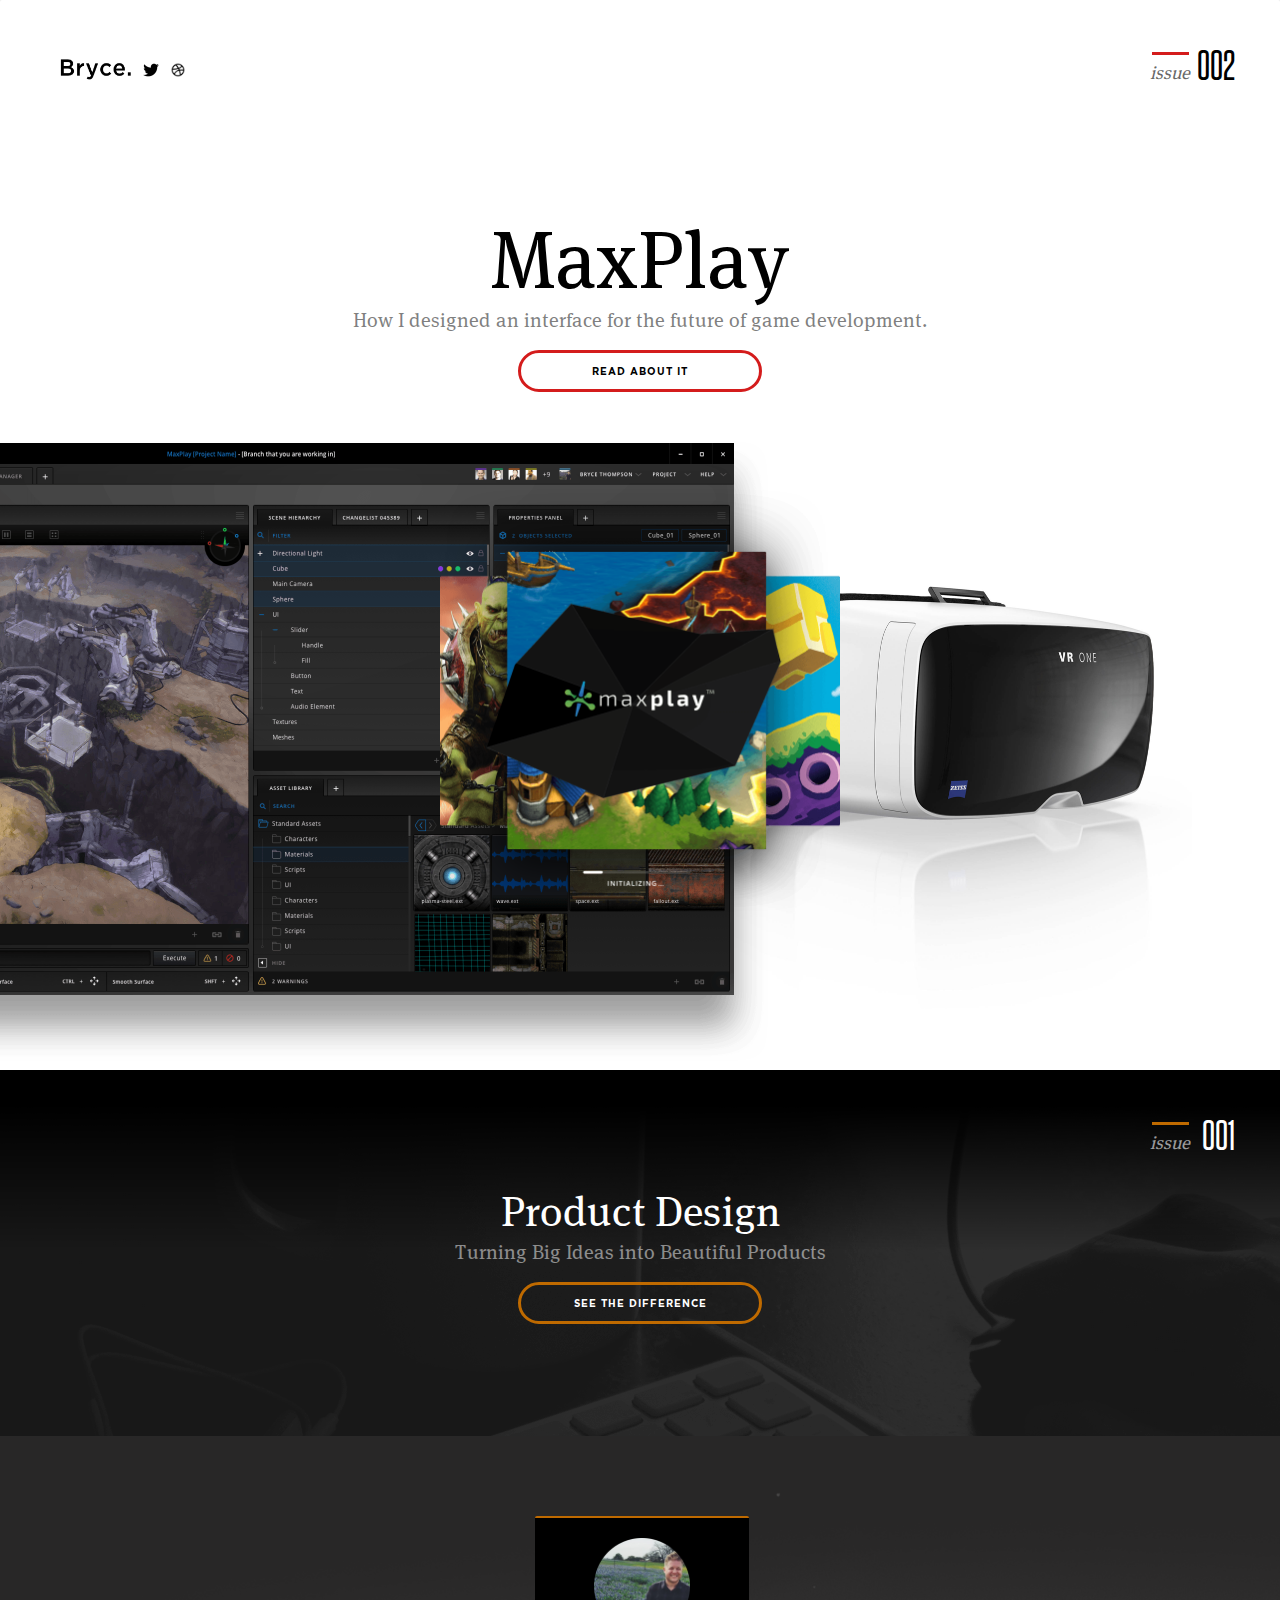
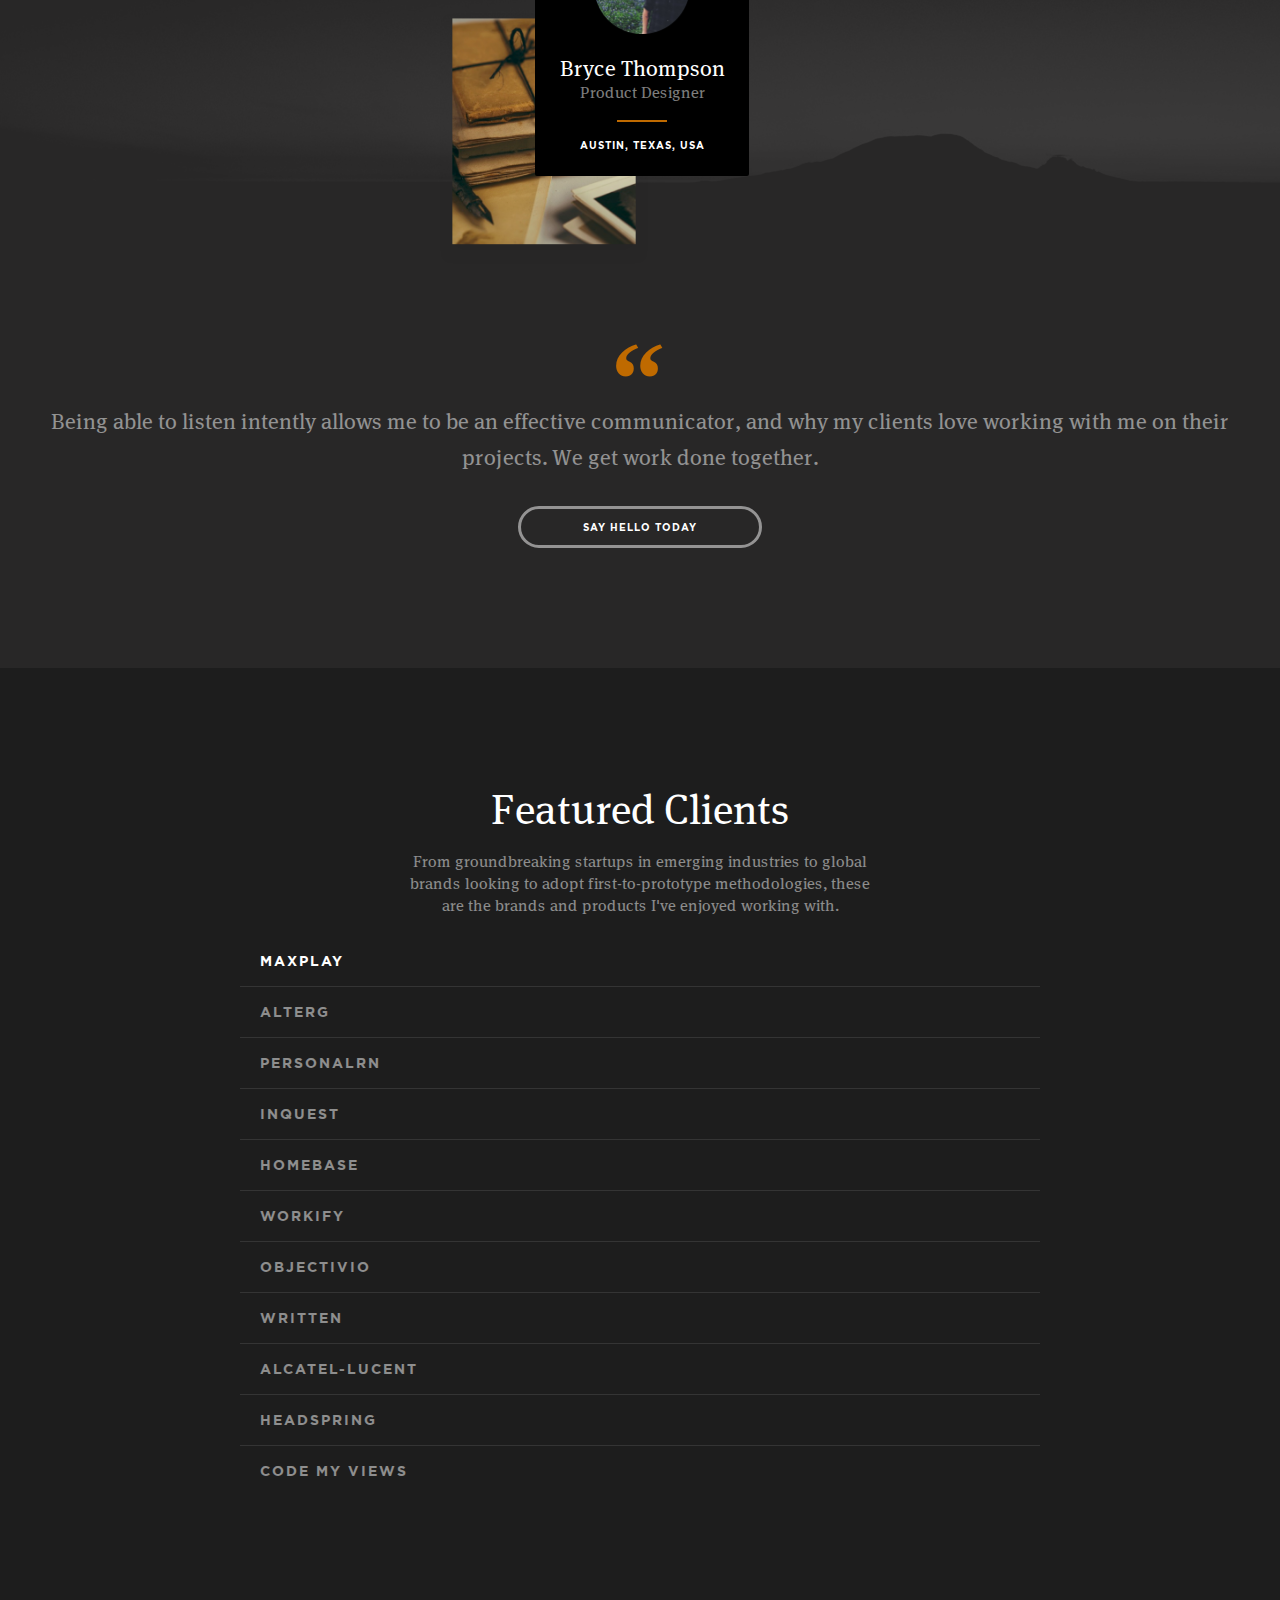
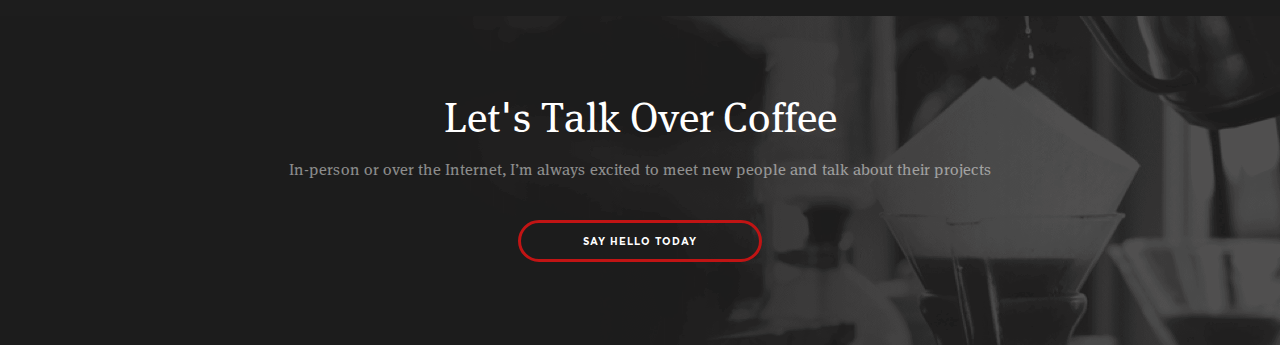
<file: index.html>
<!DOCTYPE html>
<!--[if lt IE 7]>      <html class="no-js lt-ie9 lt-ie8 lt-ie7"> <![endif]-->
<!--[if IE 7]>         <html class="no-js lt-ie9 lt-ie8"> <![endif]-->
<!--[if IE 8]>         <html class="no-js lt-ie9"> <![endif]-->
<!--[if gt IE 8]><!--> <html class="no-js"> <!--<![endif]-->
    <head>
        <meta charset="utf-8">
        <meta http-equiv="X-UA-Compatible" content="IE=edge,chrome=1">
        <title>Bryce Thompson: Austin, Texas</title>
        <meta name"keywords" content"ux, ui, austin, sxsw, product, design, web, experience, interface, brand, identity, development, startup, vc">
        <meta name="description" content="Bryce Thompson is a freelance UI, UX, and Web Designer specializing in exciting startups and global brands located in Austin, Texas, USA.">
        <meta name="viewport" content="width=device-width, initial-scale=1">
      <link rel="icon" sizes="192x192" href="../apple-touch-icon.png">

        <link rel="stylesheet" href="/stylesheets/screen.css">
       
        
       
    </head>
    <body class="home">
        <!--[if lt IE 7]>
            <p class="browsehappy">You are using an <strong>outdated</strong> browser. Please <a href="http://browsehappy.com/">upgrade your browser</a> to improve your experience.</p>
        <![endif]-->
   
        <div class="page">
            <header>
                    <a href="/" class="logo">Bryce.</a>
                    <a href="http://www.twitter.com/mynameisbryce" target="_blank" class="tw">Twitter</a>
                    <a href="http://www.dribbble.com/mynameisbryce" target="_blank" class="dr">Dribbble</a>
                    <div class="issue">
                        <span>issue</span>
                        <h2 class="num">002</h2>
                    </div>
            </header>

            <section class="masthead">
                <h1>MaxPlay</h1>
                <h2>How I designed an interface for the future of game development.</h2>
                <a href="casestudies/maxplay.html" class="btn red">Read About It</a>

                <div class="stage">
                    <div class="element-1"></div>
                    <div class="element-2"></div>
                    <div class="element-3"></div>
                </div>

            </section>
            
            <section class="product-design">
                <div class="issue">
                    <span>issue</span>
                    <h2 class="num">001</h2>
                </div>
                <h1>Product Design</h1>
                <h2>Turning Big Ideas into Beautiful Products</h2>
                <a href="http://product.mynameisbryce.com" class="btn yellow">See the Difference</a>
            </section>
            
            <section class="testimonial">
                <div class="left">
                    <div class="profile-card">
                        <img src="img/home/avatar@2x.png" alt="avatar">
                        <h3>Bryce Thompson</h3>
                        <h4>Product Designer</h4>
                        <h5>Austin, Texas, USA</h5>
                    </div>

                    <div class="notes"></div>
                </div>
                <div class="right">
                    <div class="wrap">
                        <blockquote>Being able to listen intently allows me to be an effective communicator, and why my clients love working with me on their projects. We get work done together.    
                        </blockquote>
                        <a href="mailto:hello@mynameisbryce.com" class="btn white">Say Hello Today</a>
                    </div>
                   
                </div>
                

               
            </section>

            <section class="clients">
                <h1>Featured Clients</h1>
                <p>From groundbreaking startups in emerging industries to global brands looking to adopt first-to-prototype methodologies, these are the brands and products I've enjoyed working with.</p>
                <ul>
                    <li class="active">MaxPlay</li>
                    <li>AlterG</li>
                    <li>PersonalRN</li>
                    <li>InQuest</li>
                    <li>Homebase</li>
                    <li>Workify</li>
                    <li>Objectivio</li>
                    <li>Written</li>
                    <li>Alcatel-Lucent</li>
                    <li>Headspring</li>
                    <li>Code My Views</li>
                </ul>
            </section>
            
            <section class="cta">
                <h1>Let's Talk Over Coffee</h1>
                <p>In-person or over the Internet, I’m always excited to meet new people and talk about their projects</p>
                <a href="mailto:hello@mynameisbryce.com" class="red btn">Say Hello Today</a>
            </section>
        </div>
    
        


        <script src="//ajax.googleapis.com/ajax/libs/jquery/1.11.1/jquery.min.js"></script>
        <script>window.jQuery || document.write('<script src="js/vendor/jquery-1.11.1.min.js"><\/script>')</script>

        <script src="js/plugins.js"></script>
        <script src="js/main.js"></script>


        <!-- Google Analytics: change UA-XXXXX-X to be your site's ID. -->
        <script>
            (function(b,o,i,l,e,r){b.GoogleAnalyticsObject=l;b[l]||(b[l]=
            function(){(b[l].q=b[l].q||[]).push(arguments)});b[l].l=+new Date;
            e=o.createElement(i);r=o.getElementsByTagName(i)[0];
            e.src='//www.google-analytics.com/analytics.js';
            r.parentNode.insertBefore(e,r)}(window,document,'script','ga'));
            ga('create','UA-32714848-1');ga('send','pageview');
        </script>
    </body>
</html>
</file>
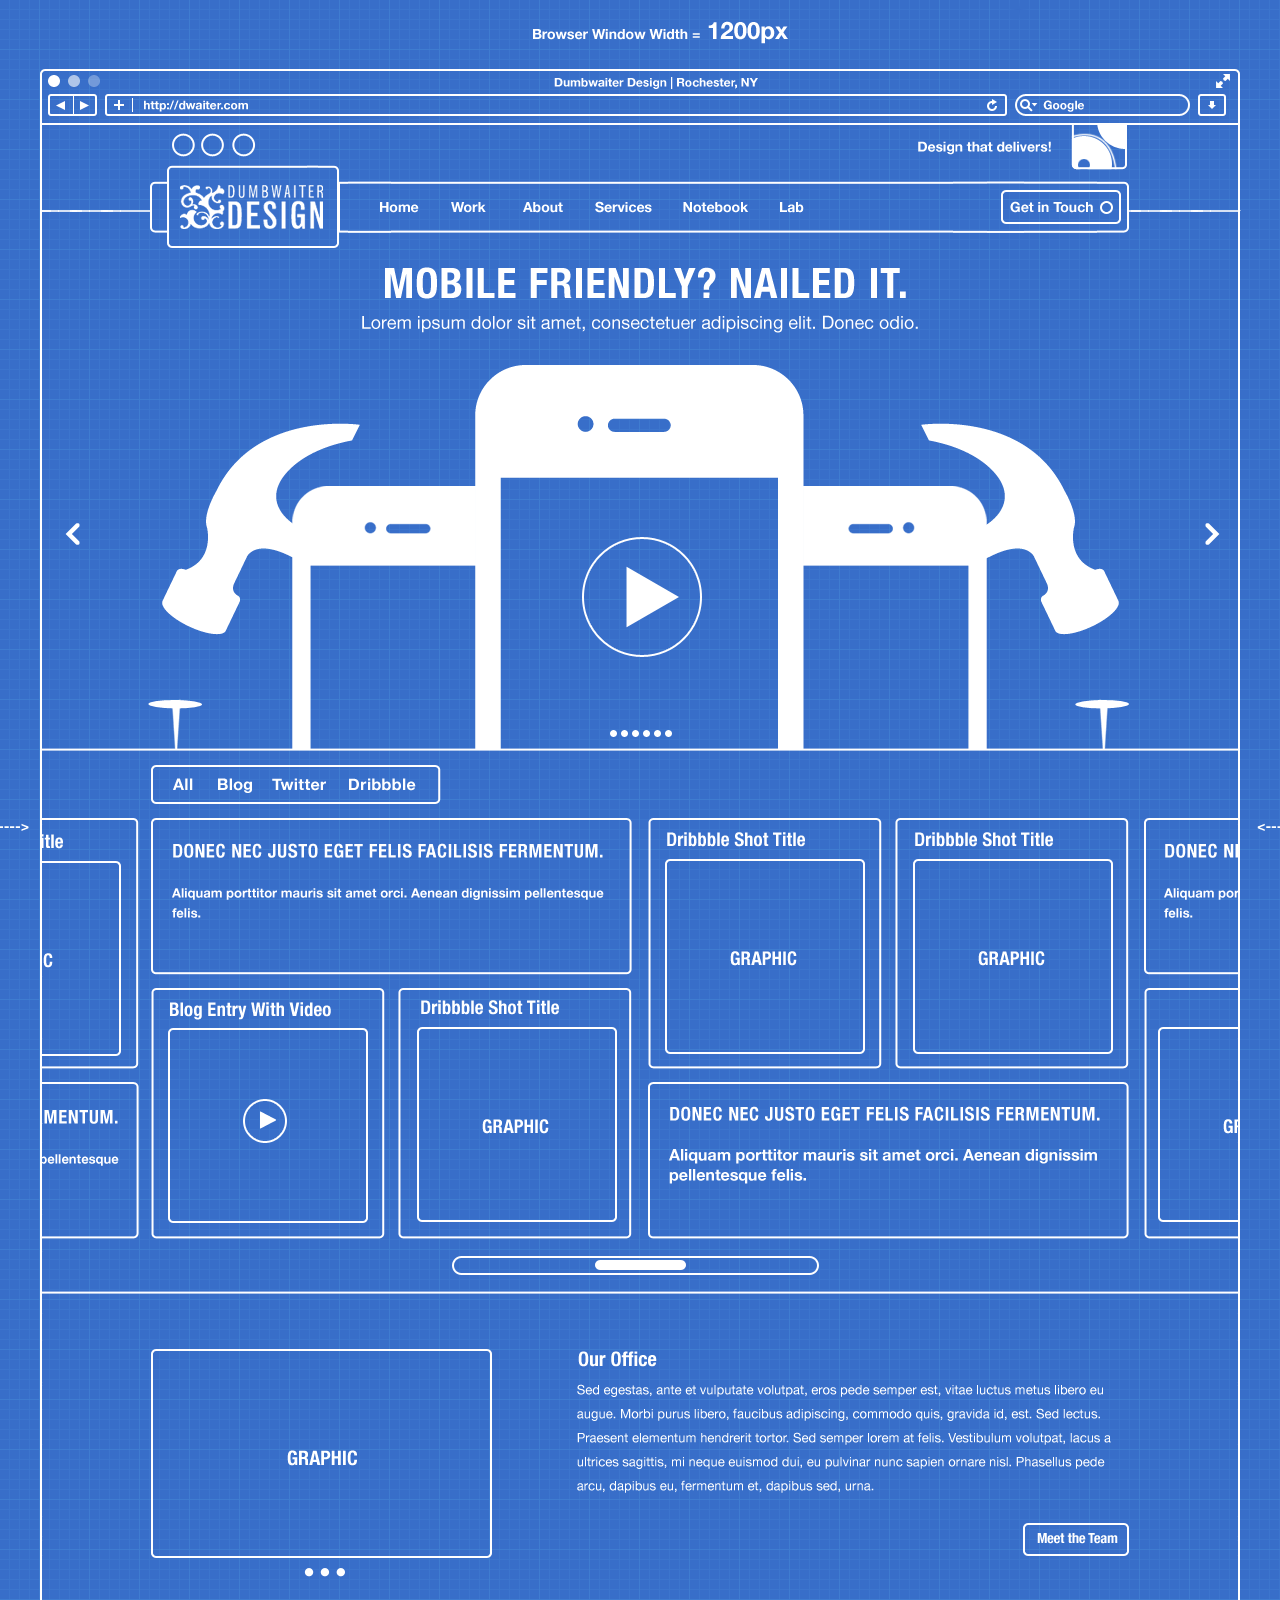
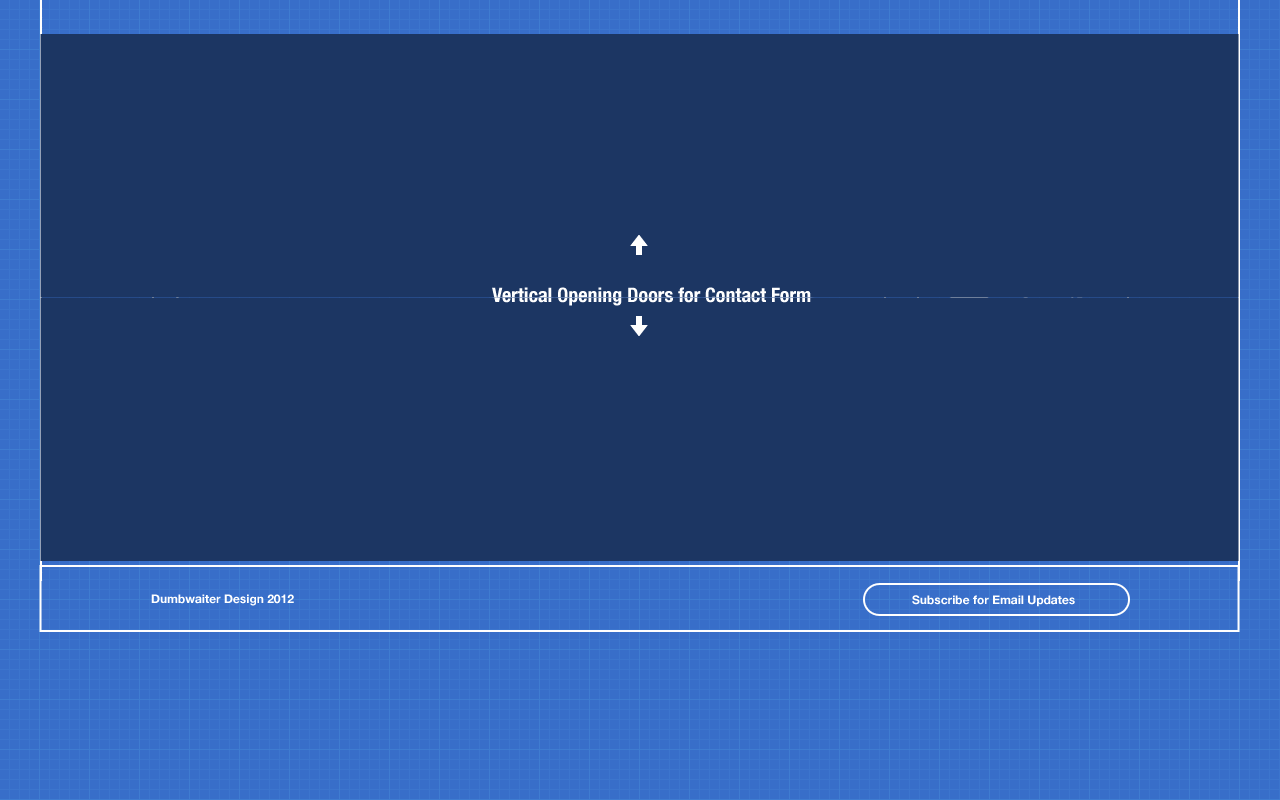
<file: wireframes/index.html>
<!DOCTYPE html>
<!--[if lt IE 7]>      <html class="no-js lt-ie9 lt-ie8 lt-ie7"> <![endif]-->
<!--[if IE 7]>         <html class="no-js lt-ie9 lt-ie8"> <![endif]-->
<!--[if IE 8]>         <html class="no-js lt-ie9"> <![endif]-->
<!--[if gt IE 8]><!--> <html class="no-js"> <!--<![endif]-->
    <head>
        <meta charset="utf-8">
        <meta http-equiv="X-UA-Compatible" content="IE=edge,chrome=1">
        <title></title>
        <meta name="description" content="">
        <meta name="viewport" content="width=device-width">

        <!-- Place favicon.ico and apple-touch-icon.png in the root directory -->

        <link rel="stylesheet" href="css/normalize.css">
        <link rel="stylesheet" href="css/main.css">
        <script src="js/vendor/modernizr-2.6.1.min.js"></script>



    </head>
    <body>
        <!--[if lt IE 7]>
            <p class="chromeframe">You are using an outdated browser. <a href="http://browsehappy.com/">Upgrade your browser today</a> or <a href="http://www.google.com/chromeframe/?redirect=true">install Google Chrome Frame</a> to better experience this site.</p>
        <![endif]-->

       <div class="fixed-navigation"></div>
        
       <div class="home-view"></div>

    </body>
</html>
</file>
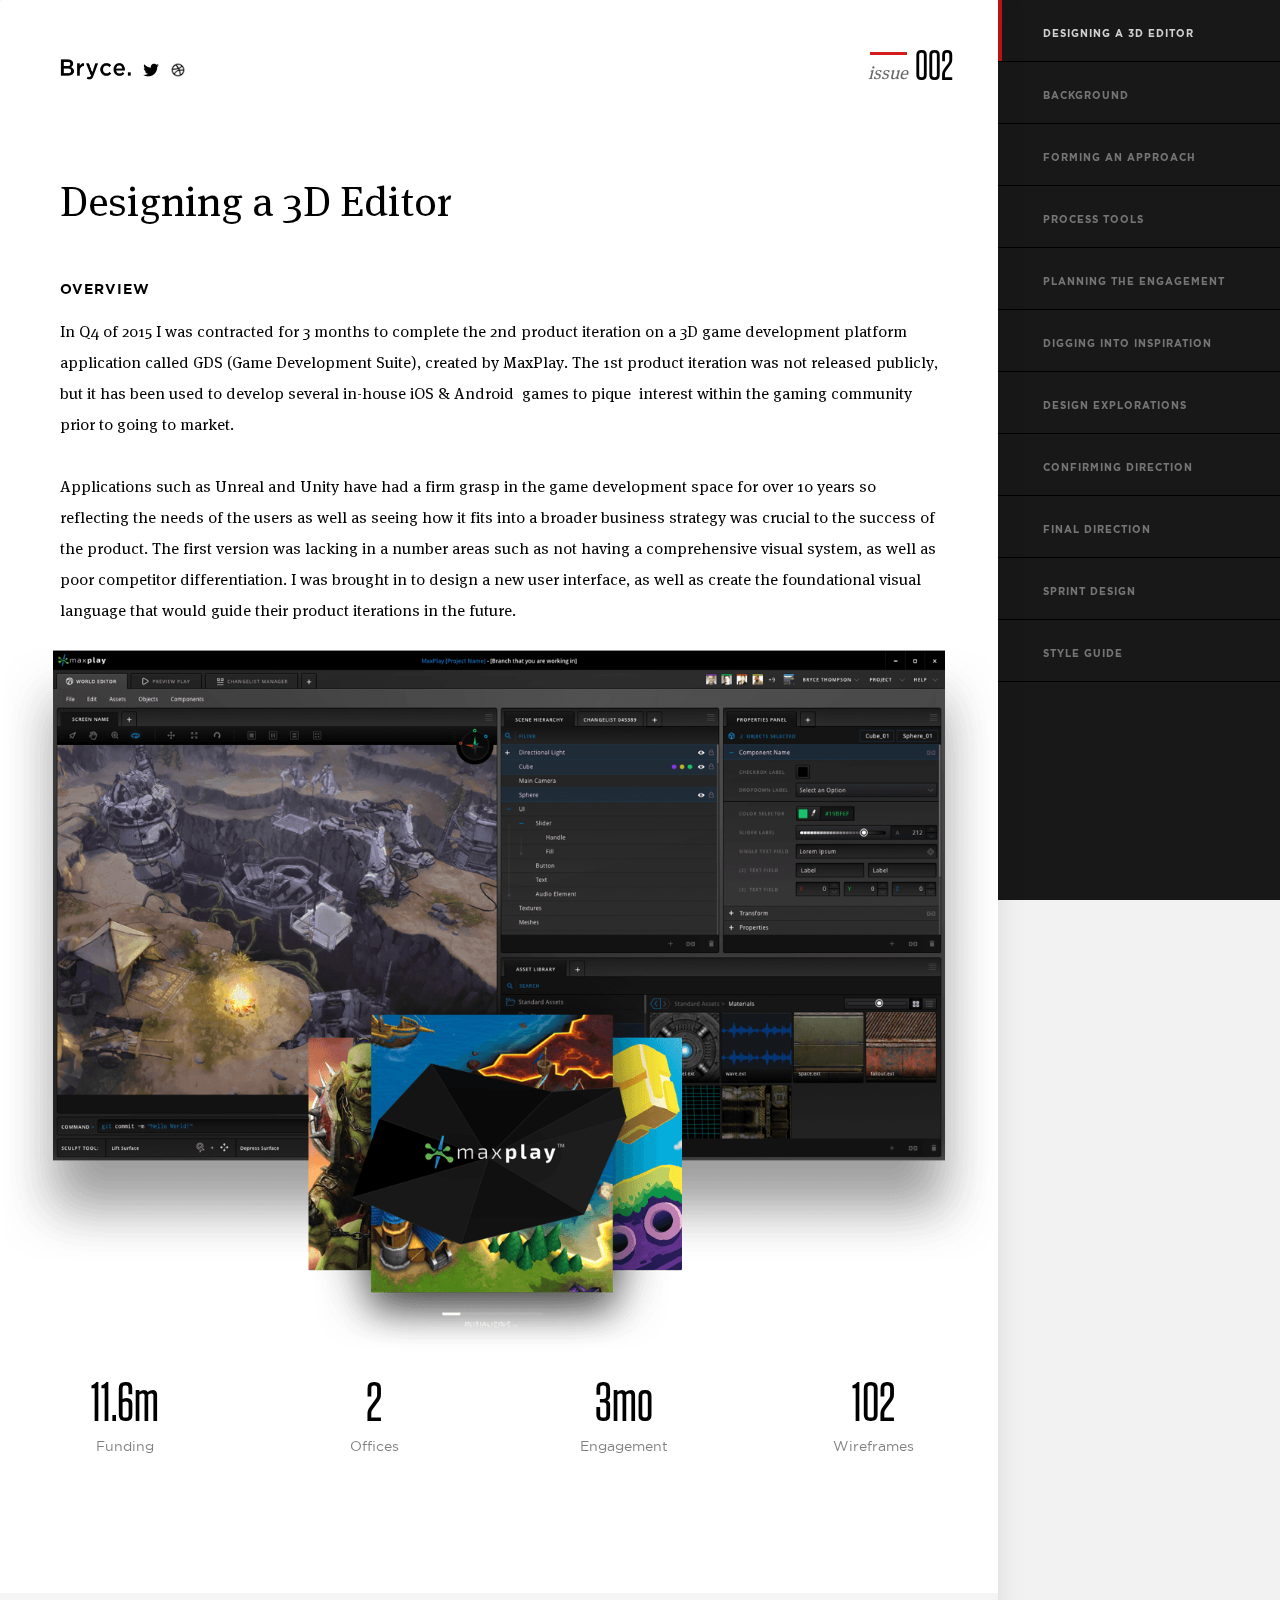
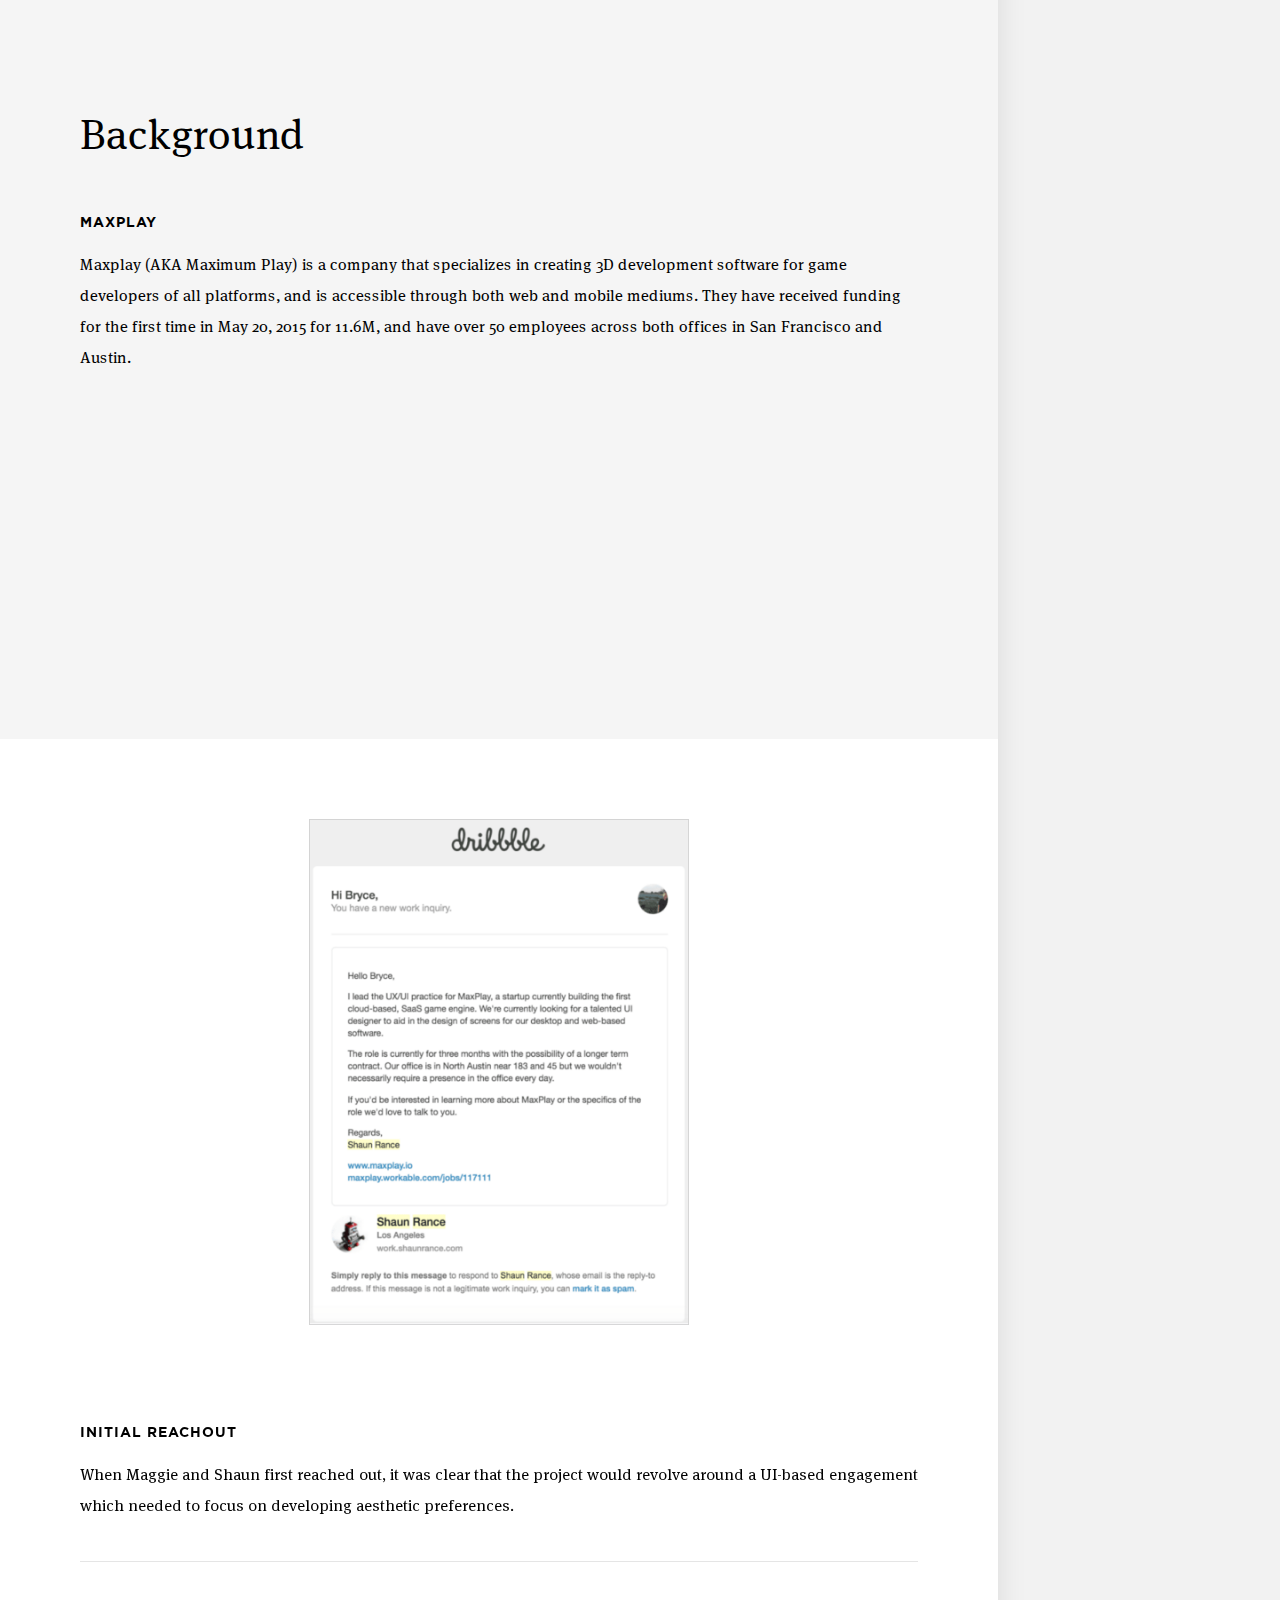
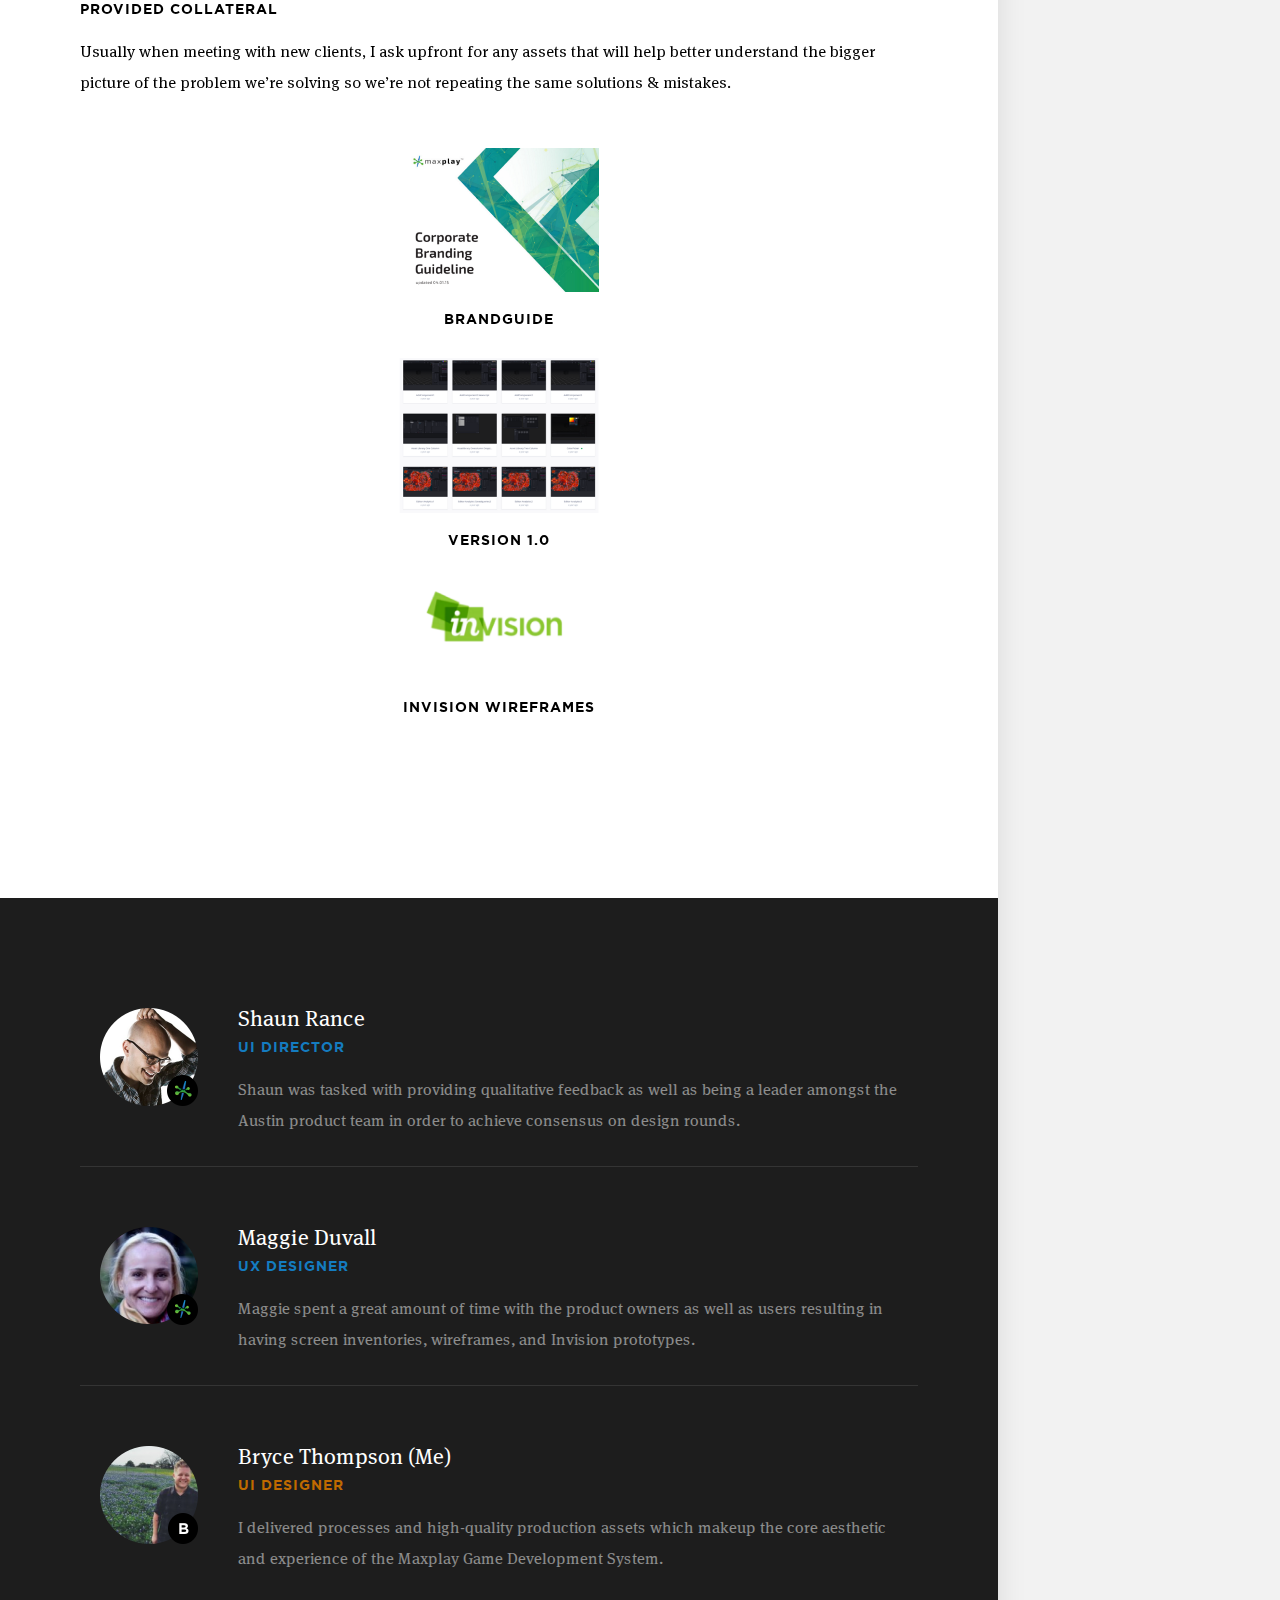
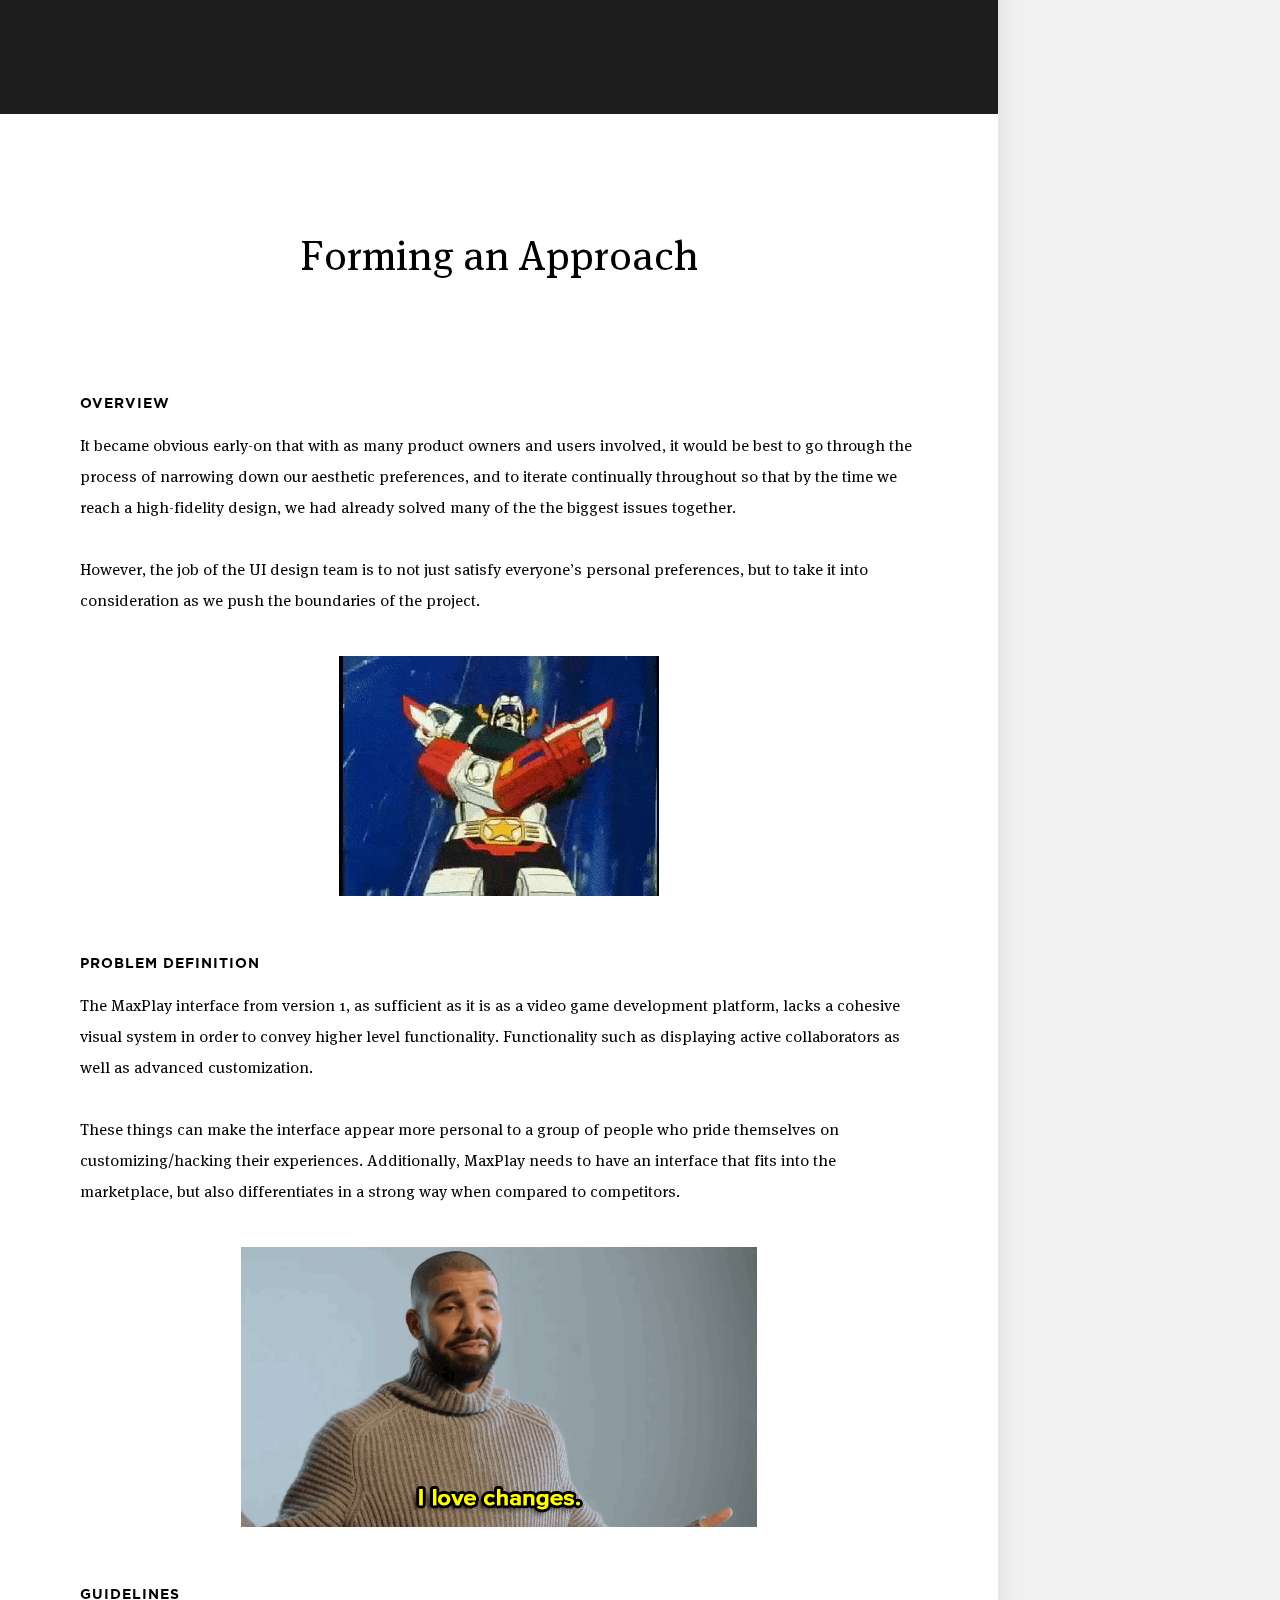
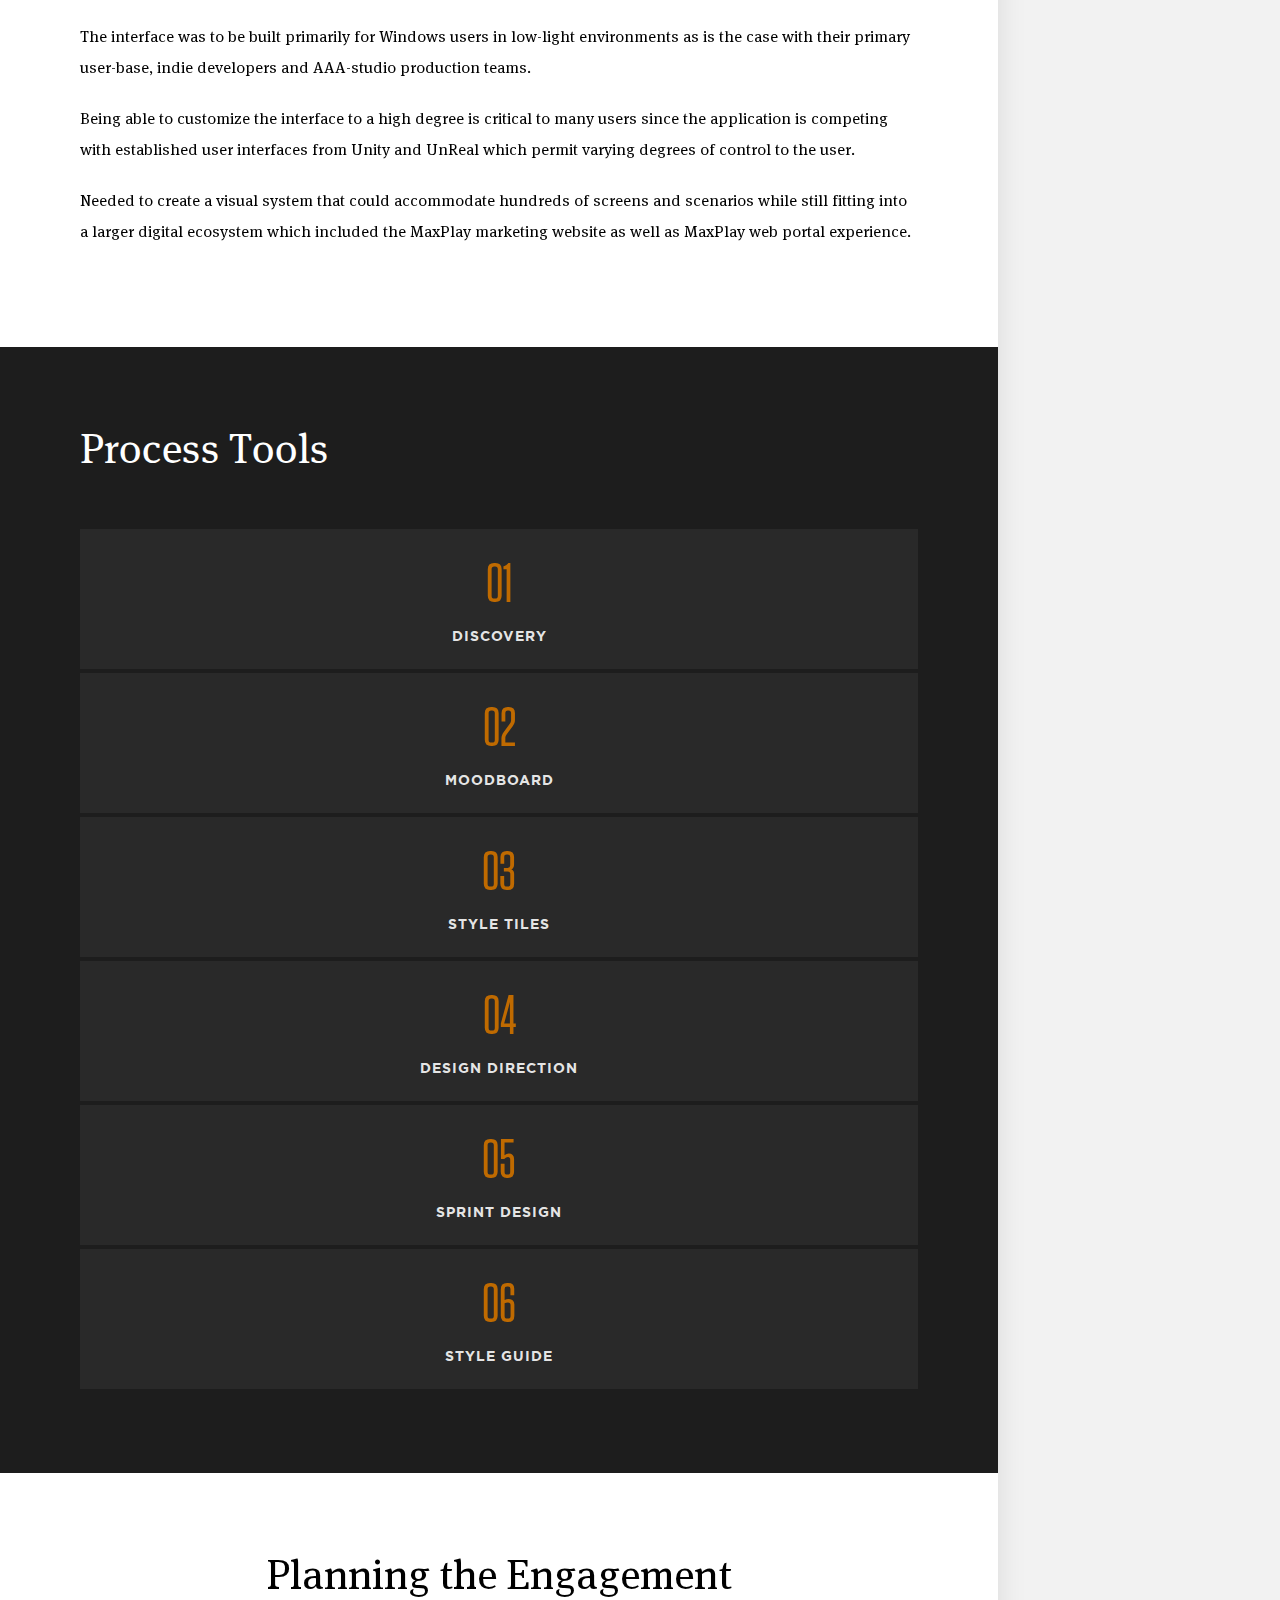
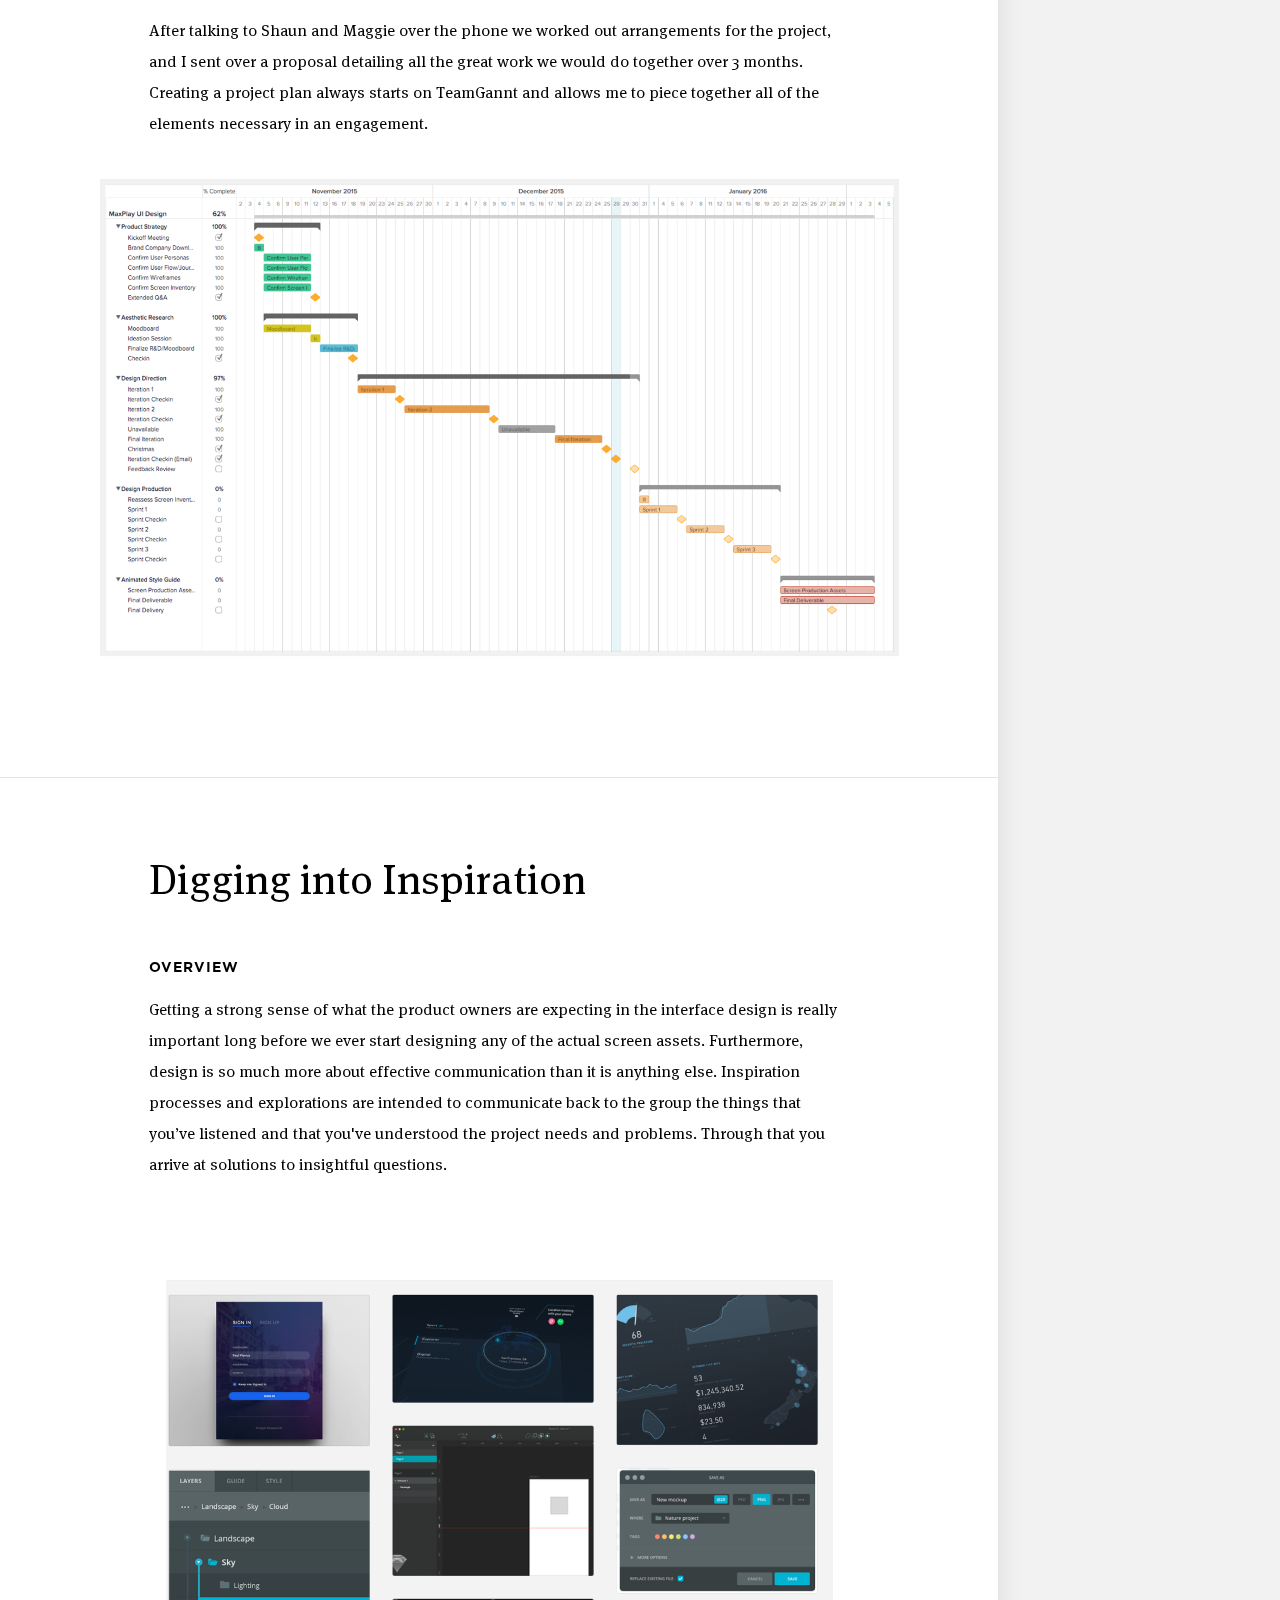
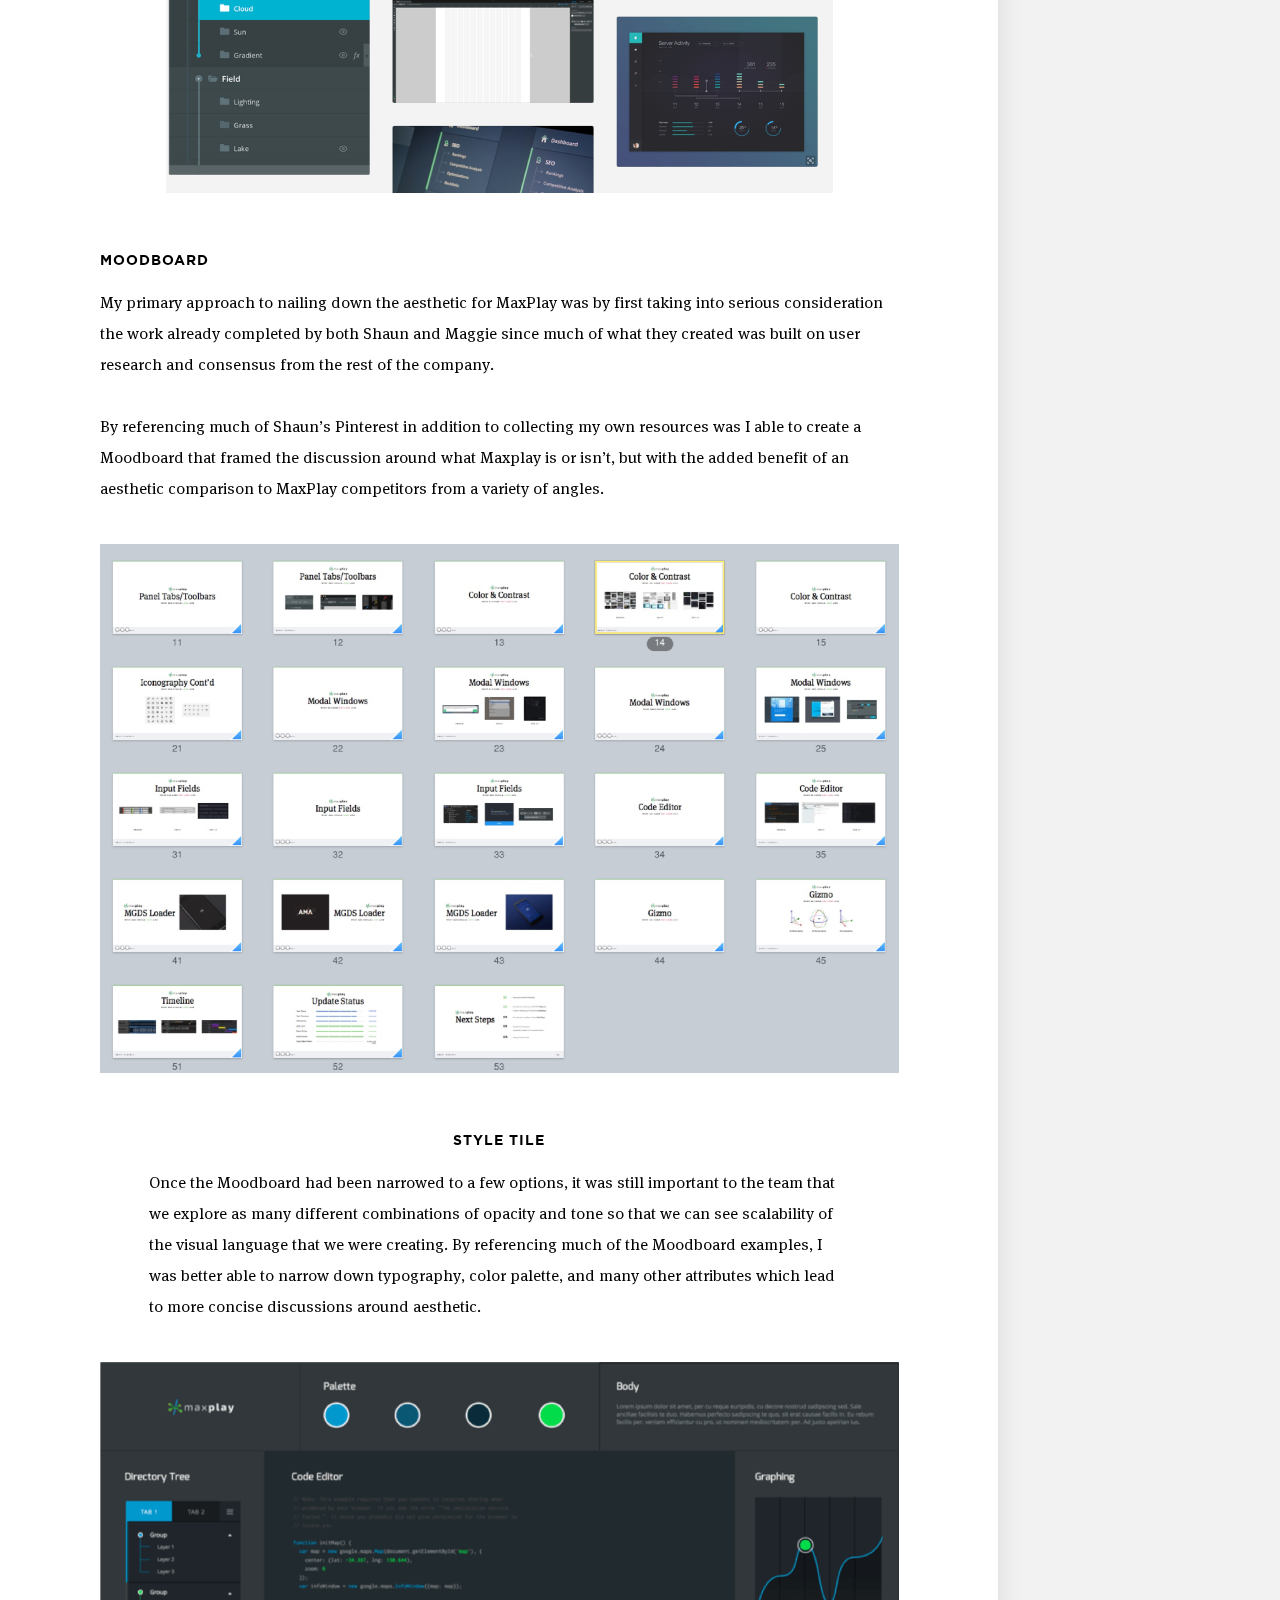
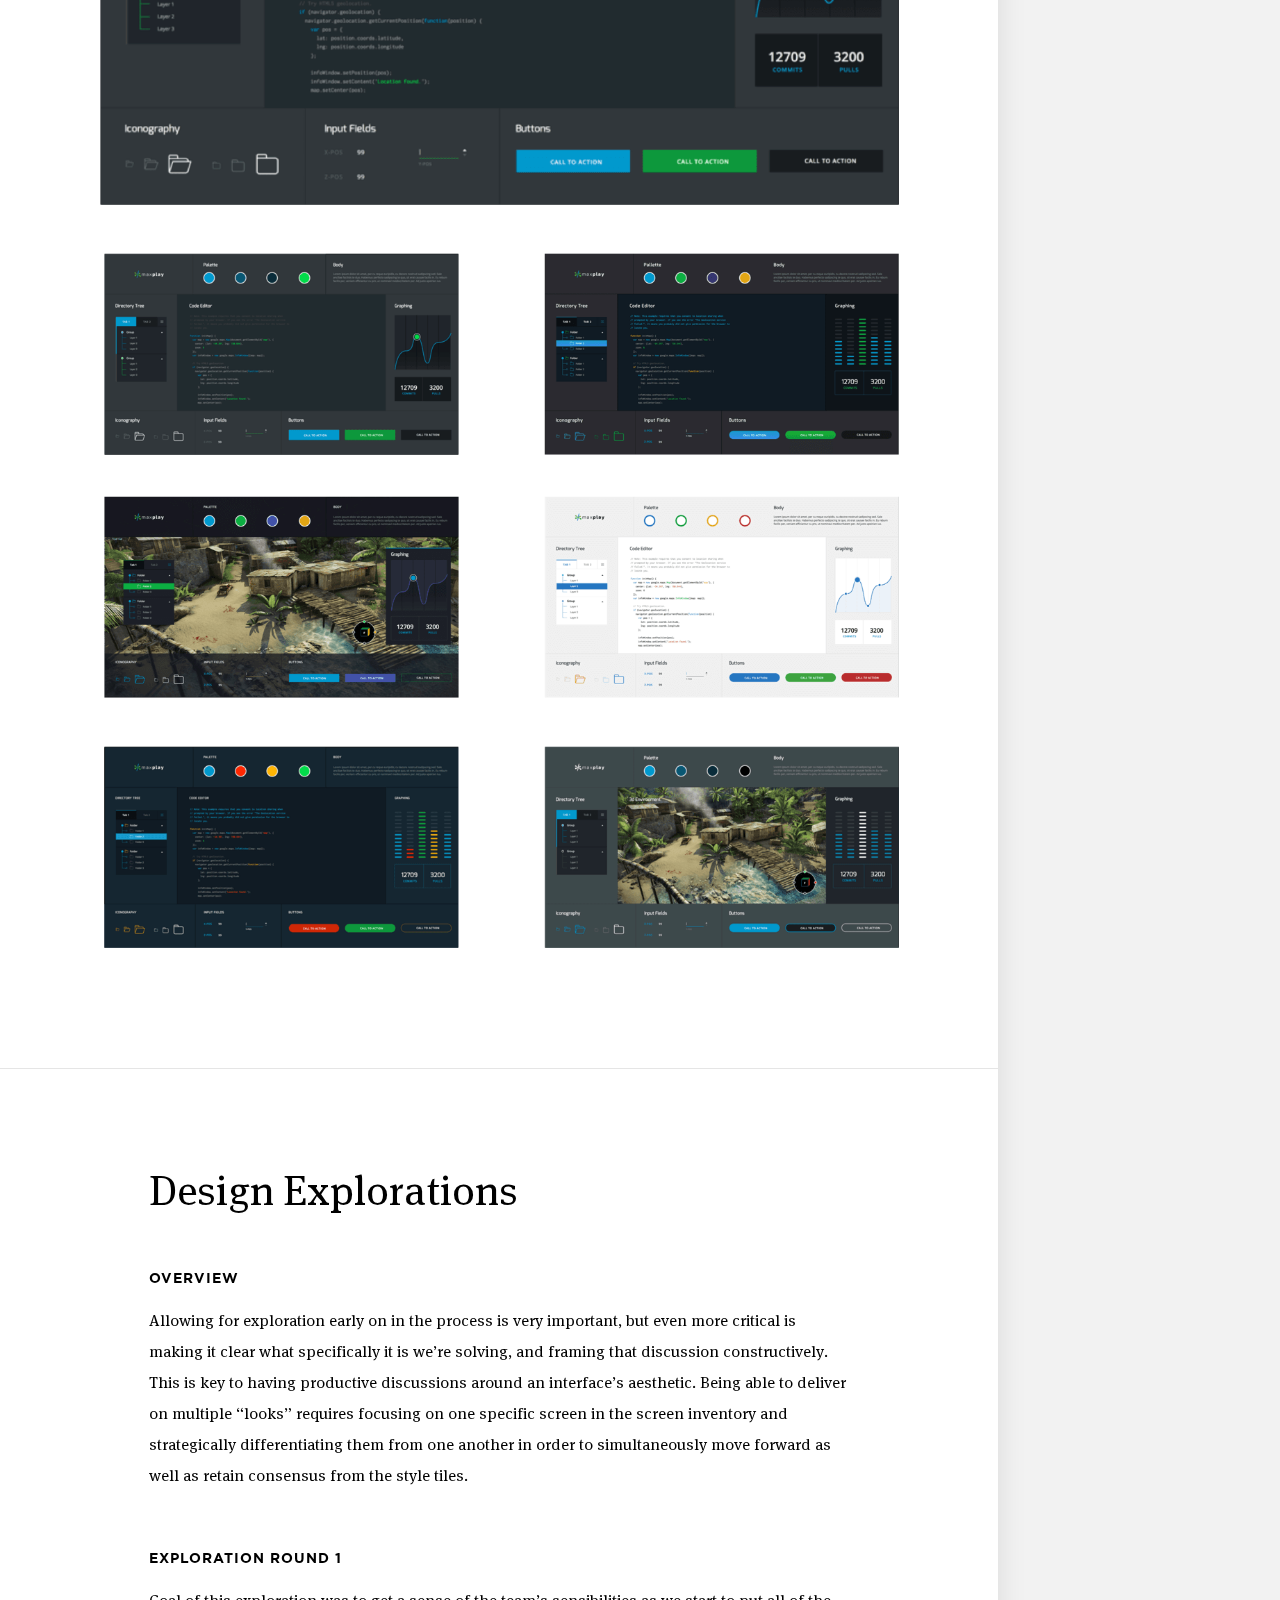
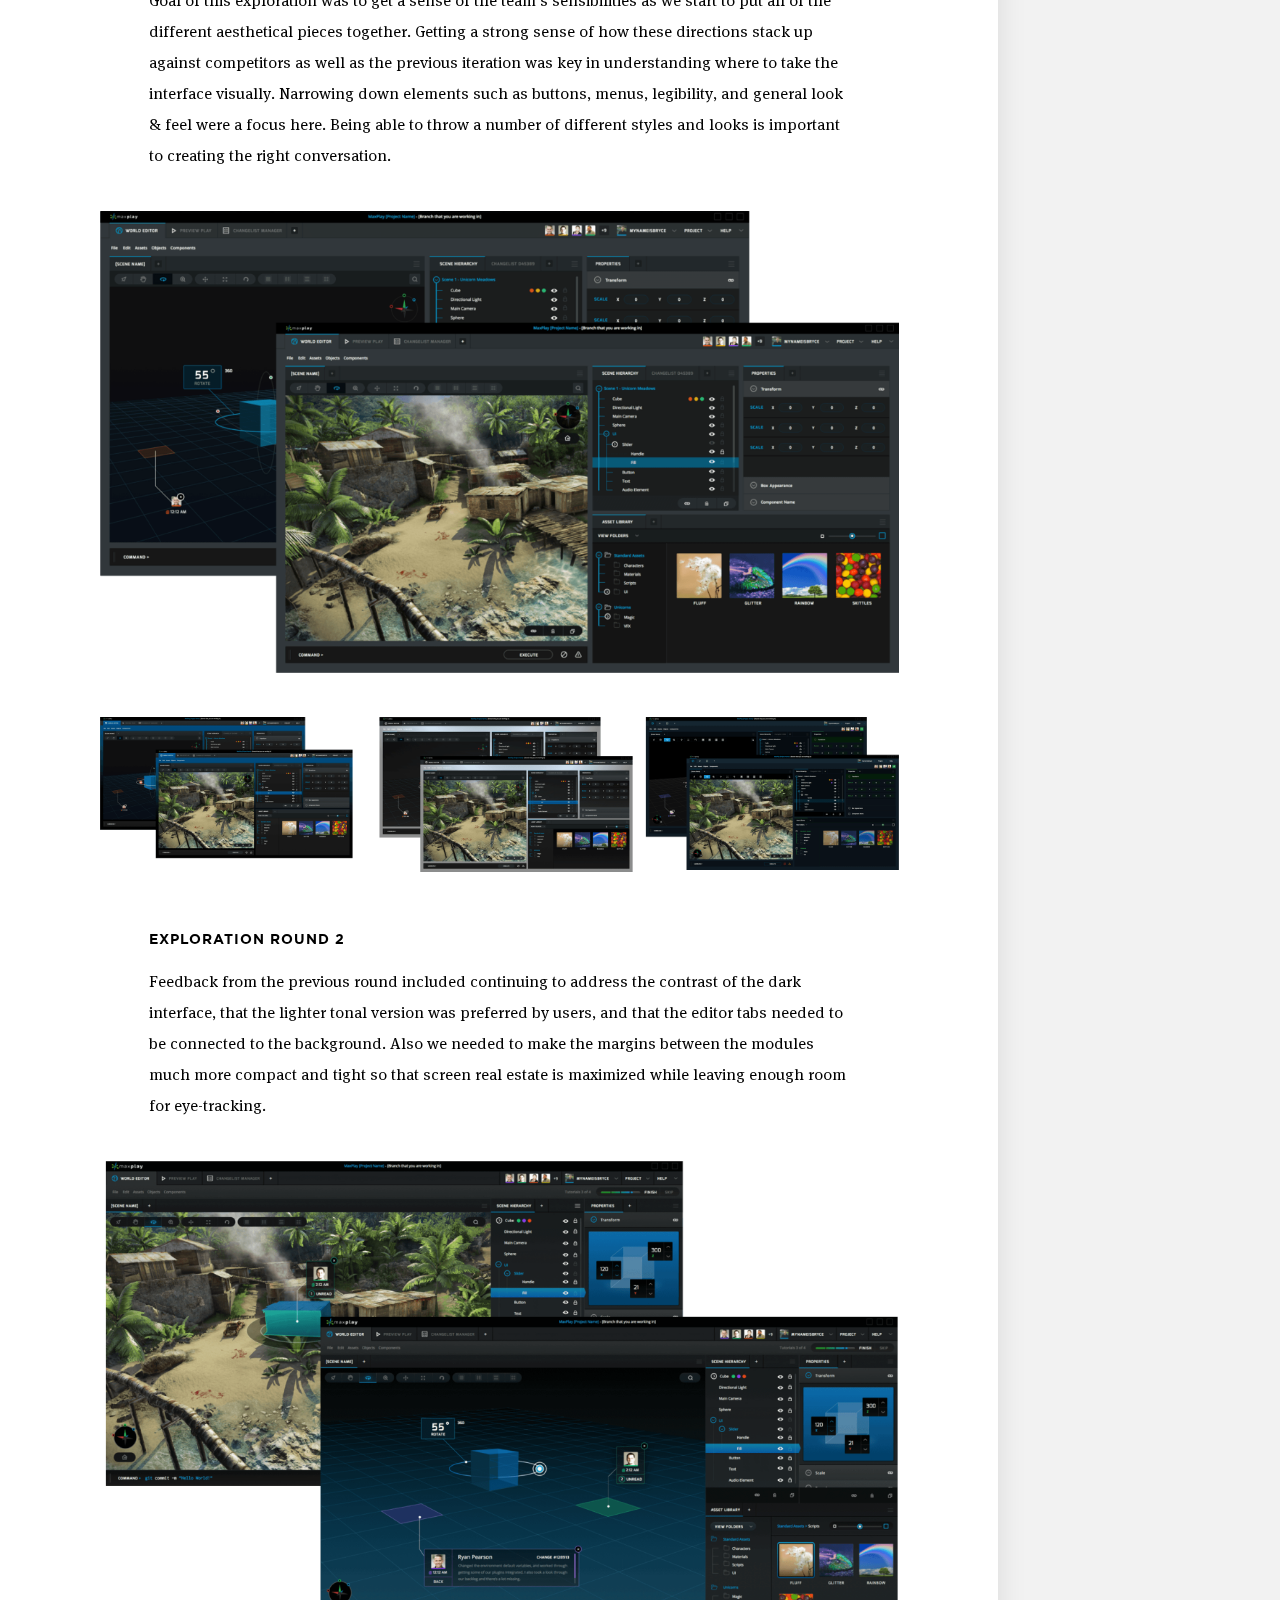
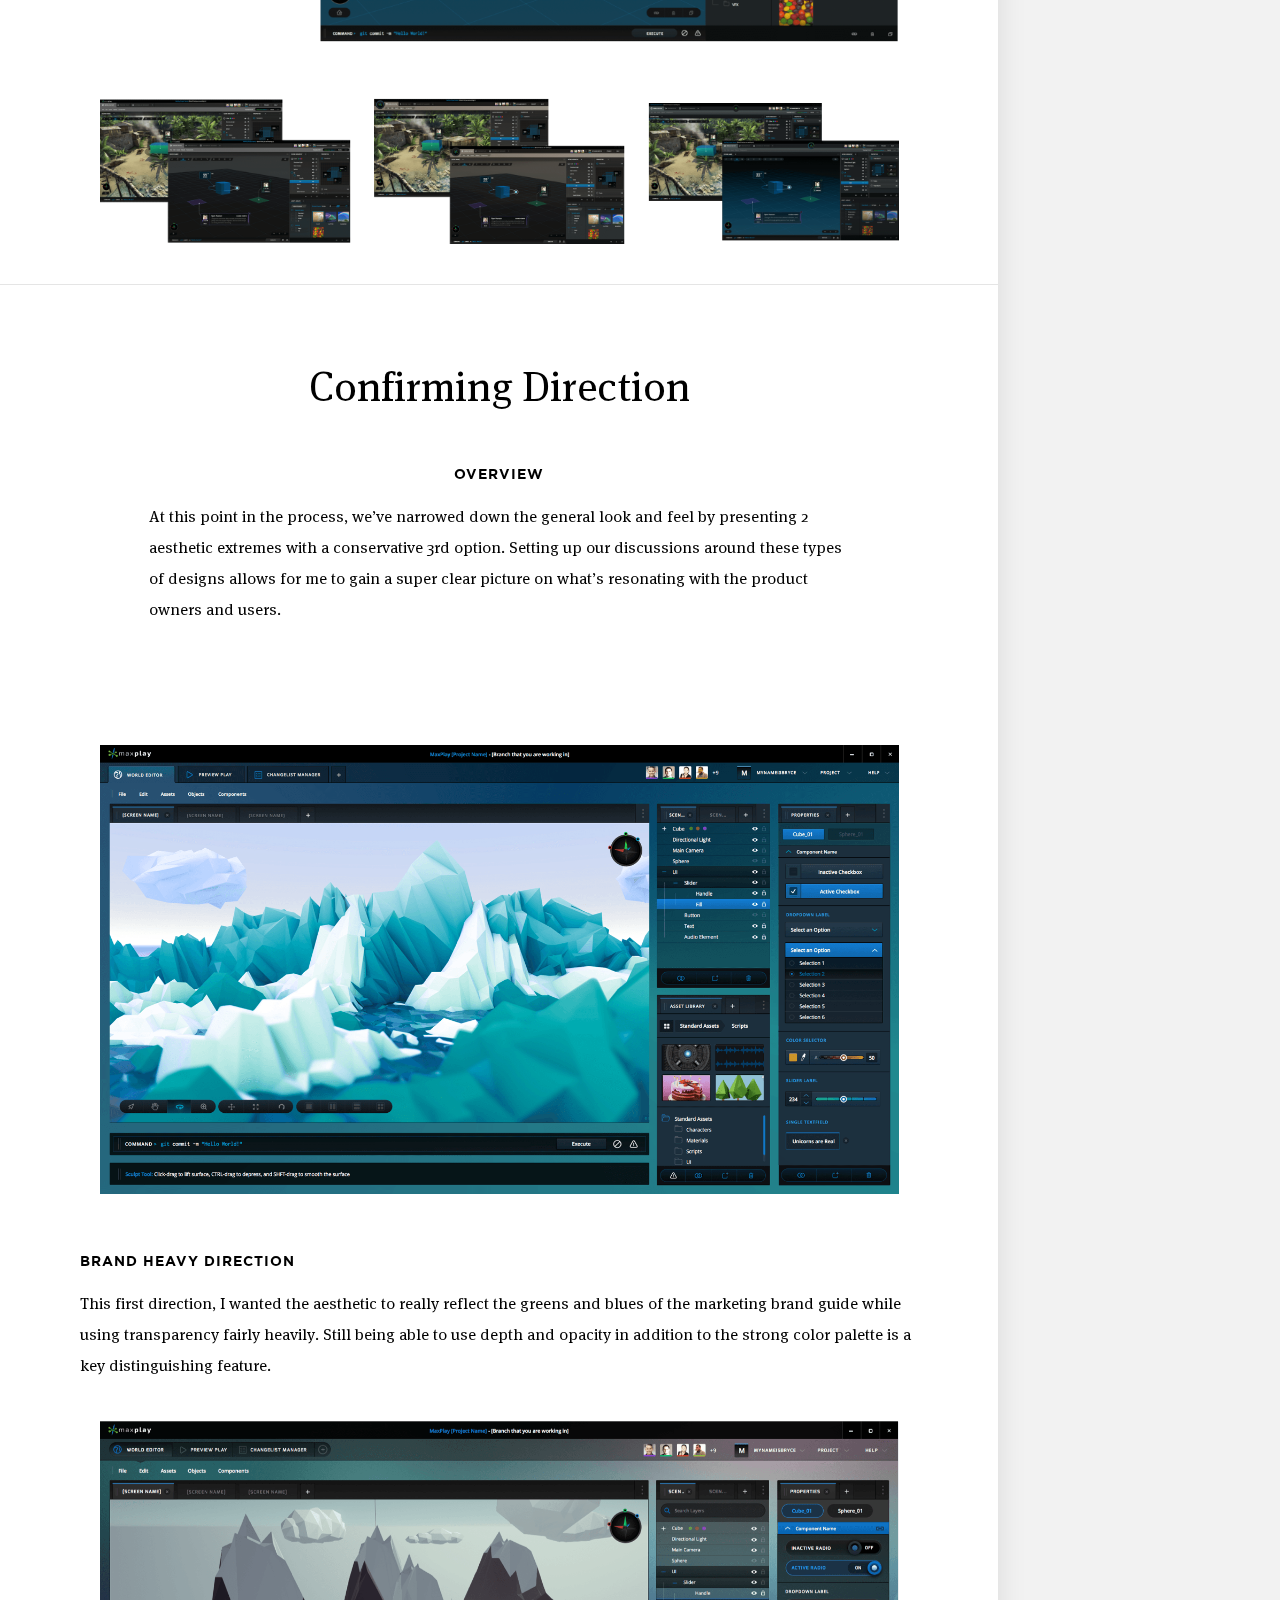
<file: casestudies/maxplay.html>
<!DOCTYPE html>
<!--[if lt IE 7]>      <html class="no-js lt-ie9 lt-ie8 lt-ie7"> <![endif]-->
<!--[if IE 7]>         <html class="no-js lt-ie9 lt-ie8"> <![endif]-->
<!--[if IE 8]>         <html class="no-js lt-ie9"> <![endif]-->
<!--[if gt IE 8]><!--> <html class="no-js"> <!--<![endif]-->
    <head>
        <meta charset="utf-8">
        <meta http-equiv="X-UA-Compatible" content="IE=edge,chrome=1">
        <title>Designing a 3D Editor</title>
        <meta name"keywords" content"vr, gaming, gamer, windows, console, ux, ui, austin, sxsw, product, design, web, experience, interface, brand, identity, development, startup, vc">
        <meta name="description" content="Bryce Thompson is a freelance UI, UX, and Web Designer specializing in exciting startups and global brands located in Austin, Texas, USA.">
        <meta name="viewport" content="width=device-width, initial-scale=1">
      <link rel="icon" sizes="192x192" href="../apple-touch-icon.png">
    
        <link rel="stylesheet" href="/stylesheets/screen.css">

    </head>
    <body class="maxplay">
        <!--[if lt IE 7]>
            <p class="browsehappy">You are using an <strong>outdated</strong> browser. Please <a href="http://browsehappy.com/">upgrade your browser</a> to improve your experience.</p>
        <![endif]-->
   
        <div class="page">
            <header>
                    <a href="/" class="logo">Bryce.</a>
                    <a href="http://www.twitter.com/mynameisbryce" target="_blank" class="tw">Twitter</a>
                    <a href="http://www.dribbble.com/mynameisbryce" target="_blank" class="dr">Dribbble</a>
                    <div class="issue">
                        <span>issue</span>
                        <h2 class="num">002</h2>
                    </div>
            </header>

            <section id="bnr" class="banner">
                <div class="right-50">
                    <h1>Designing a 3D Editor</h1>
                    <h2>Overview</h2>
                    <p>In Q4 of 2015 I was contracted for 3 months to complete the 2nd product iteration on a 3D game development platform application called GDS (Game Development Suite), created by MaxPlay. The 1st product iteration was not released publicly, but it has been used to develop several in-house iOS &amp; Android  games to pique  interest within the gaming community prior to going to market. <br /><br />Applications such as Unreal and Unity have had a firm grasp in the game development space for over 10 years so reflecting the needs of the users as well as seeing how it fits into a broader business strategy was crucial to the success of the product. The first version was lacking in a number areas such as not having a comprehensive visual system, as well as poor competitor differentiation. I was brought in to design a new user interface, as well as create the foundational visual language that would guide their product iterations in the future.</p>
                </div>
                <div class="left-50">
                    <div class="stage">
                        <img src="/img/maxplay-study/banner-img@2x.png" alt="">
                    </div>
                    <div class="stats">
                        <ul>
                            <li>
                                <span class="num">11.6m</span>
                                <h5>Funding</h5>
                            </li>
                            <li>
                                <span class="num">2</span>
                                <h5>Offices</h5>
                            </li>
                            <li>
                                <span class="num">3mo</span>
                                <h5>Engagement</h5>
                            </li>
                            <li>
                                <span class="num">102</span>
                                <h5>Wireframes</h5>
                            </li>
                        </ul>
                    </div>
                </div>
                

               
            </section>
            <section id="bck" class="background">
                <div class="left-50">
                    <h1>Background</h1>
                    <h2>Maxplay</h2>
                    <p>Maxplay (AKA Maximum Play)  is a company that specializes in creating 3D development software for game developers of all platforms, and is accessible through both web and mobile mediums. They have received funding for the first time in May 20, 2015 for 11.6M, and have over 50 employees across both offices in San Francisco and Austin.</p>
                </div>
                <div class="right-50">
                    <iframe width="437" height="246" src="https://www.youtube.com/embed/6ec6eJjca9E?rel=0&amp;showinfo=0" frameborder="0" allowfullscreen></iframe>
                </div>
            </section>
            <section id="reach" class="reachout">
                <div class="left-30">
                    <img src="/img/maxplay-study/reachout-img@2x.png" alt="">
                </div>
                <div class="right-70">
                    <h2>Initial Reachout</h2>
                    <p class="first">When Maggie and Shaun first reached out, it was clear that the project would revolve around a  UI-based engagement which needed to focus on developing aesthetic preferences. </p>
                    <h2>Provided Collateral</h2>
                    <p>Usually when meeting with new clients, I ask upfront for any assets that will help better understand the bigger picture of the problem we’re solving so we’re not repeating the same solutions &amp; mistakes.</p>

                    <ul>
                        <li><img src="/img/maxplay-study/brandguide@2x.png" alt=""><h2>Brandguide</h2></li>
                        <li><img src="/img/maxplay-study/oldversion@2x.png" alt=""><h2>Version 1.0</h2></li>
                        <li><img src="/img/maxplay-study/invision-logo@2x.png" alt=""><h2>Invision Wireframes</h2></li>
                    </ul>
                </div>
            </section>
            <section id="grp" class="team">
                <div>
                    <img src="/img/maxplay-study/shaun@2x.png" alt="Shaun Rance Avatar">
                    <h3>Shaun Rance</h3>
                    <h4>UI Director</h4>
                    <p>Shaun was tasked with providing qualitative feedback as well as being a leader amongst the Austin product team in order to achieve consensus on design rounds.</p>
                </div>

                <div>
                    <img src="/img/maxplay-study/maggie@2x.png" alt="Maggie Duvall Avatar">
                    <h3>Maggie Duvall</h3>
                    <h4>UX Designer</h4>
                    <p>Maggie spent a great amount of time with the product owners as well as users resulting in having screen inventories, wireframes, and Invision prototypes. </p>
                </div>

                <div class="team-bryce">
                    <img src="/img/maxplay-study/me@2x.png" alt="Bryce Thompson Avatar">
                    <h3>Bryce Thompson (Me)</h3>
                    <h4>UI Designer</h4>
                    <p>I delivered processes and high-quality production assets which makeup the core aesthetic and experience of the Maxplay Game Development System. </p>
                </div>
            </section>
            <section id="app" class="approach">
                <h1>Forming an Approach</h1>
                <h2>Overview</h2>
                
                <p>It became obvious early-on that with as many product owners and users involved, it would be best to go through the process of narrowing down our aesthetic preferences, and to iterate continually throughout so that by the time we reach a high-fidelity design, we had already solved many of the the biggest issues together.<br /><br />However, the job of the UI design team is to not just satisfy everyone’s personal preferences, but to take it into consideration as we push the boundaries of the project.</p>
                
                <img class="float-right-img" src="/img/maxplay-study/voltron.gif" alt="Voltron">
                
                <h2>Problem Definition</h2>
                
                <p>The MaxPlay interface from version 1, as sufficient as it is as a video game development platform, lacks a cohesive visual system in order to convey higher level functionality. Functionality such as displaying active collaborators as well as advanced customization.<br /><br />These things can make the interface appear more personal to a group of people who pride themselves on customizing/hacking their experiences. Additionally, MaxPlay needs to have an interface that fits into the marketplace, but also differentiates in a strong way when compared to competitors. </p>
                <img class="float-left-img" src="/img/maxplay-study/drake-changes.gif" alt="Drake Loves Changes">
               
                <h2>Guidelines</h2>
                
                <p class="guideline">The interface was to be built primarily for Windows users in low-light environments as is the case with their primary user-base, indie developers and AAA-studio production teams.</p>
                
                <p class="guideline">Being able to customize the interface to a high degree is critical to many users since the application is competing with established user interfaces from Unity and UnReal which permit varying degrees of control to the user.</p>

                <p class="guideline">Needed to create a visual system that could accommodate hundreds of screens and scenarios while still fitting into a larger digital ecosystem which included the MaxPlay marketing website as well as MaxPlay web portal experience.</p>
            </section>
            <section id="process" class="process-tools">
                <h1>Process Tools</h1>
                <ul>
                    <li><span class="num">01</span><h2>Discovery</h2></li>
                    <li><span class="num">02</span><h2>Moodboard</h2></li>
                    <li class="row-last"><span class="num">03</span><h2>Style Tiles</h2></li>
                    <li><span class="num">04</span><h2>Design Direction</h2></li>
                    <li><span class="num">05</span><h2>Sprint Design</h2></li>
                    <li><span class="num">06</span><h2>Style Guide</h2></li>
                </ul>
            </section>
            <section id="eng" class="engagement">
                <h1>Planning the Engagement</h1>
                <p>After talking to Shaun and Maggie over the phone we worked out arrangements for the project, and I sent over a proposal detailing all the great work we would do together over 3 months.
                Creating a project plan always starts on TeamGannt and allows me to piece together all of the elements necessary in an engagement.</p>
                <img class="align-img-center" src="/img/maxplay-study/engagement@2x.png" alt="Gantt Chart">
            </section>
            <section id="inspire" class="inspiration">
                <h1>Digging into Inspiration</h1>
                <h2 class="overview">Overview</h2>
                <p class="overview">Getting a strong sense of what the product owners are expecting in the interface design is really important long before we ever start designing any of the actual screen assets. Furthermore, design is so much more about effective communication than it is anything else. Inspiration processes and explorations are intended to communicate back to the group the things that you’ve listened and that you've understood the project needs and problems. Through that you arrive at solutions to insightful questions.  </p>
                <div class="left-50">
                    <img src="/img/maxplay-study/moodboard@2x.png" alt="Moodboard">
                </div>
                <div class="right-50">
                    <h2>Moodboard</h2> 
                    <p>My primary approach to nailing down the aesthetic for MaxPlay was by first taking into serious consideration the work already completed by both Shaun and Maggie since much of what they created was built on user research and consensus from the rest of the company.<br /><br />
                    By referencing much of Shaun’s Pinterest in addition to collecting my own resources was I able to create a Moodboard that framed the discussion around what Maxplay is or isn’t, but with the added benefit of an aesthetic comparison to MaxPlay competitors from a variety of angles.</p> 

                </div>

                <img class="align-img-center" src="/img/maxplay-study/moodboardpreso@2x.png" alt="Presentation Slides">

                <h2>Style Tile</h2>
                <p class="style-tile">Once the Moodboard had been narrowed to a few options, it was still important to the team that we explore as many different combinations of opacity and tone so that we can see scalability of the visual language that we were creating. By referencing much of the Moodboard examples, I was better able to narrow down typography, color palette, and many other attributes which lead to more concise discussions around aesthetic. </p>


                <img class="align-img-center" src="/img/maxplay-study/style-tile@2x.png" alt="Style Tile">
                
            </section>
            <section id="explore" class="explorations">
                <h1>Design Explorations</h1>
                <h2>Overview</h2>
                <p>Allowing for exploration early on in the process is very important, but even more critical is  making it clear what specifically it is we’re solving, and framing that discussion constructively. This is key to having productive discussions around an interface’s aesthetic. Being able to deliver on multiple “looks” requires focusing on one specific screen in the screen inventory and strategically differentiating them from one another in order to simultaneously move forward as well as retain consensus from the style tiles.</p>


                <h2>Exploration Round 1</h2>
                <p>Goal of this exploration was to get a sense of the team’s sensibilities as we start to put all of the different aesthetical pieces together. Getting a strong sense of how these directions stack up against competitors as well as the previous iteration was key in understanding where to take the interface visually. Narrowing down elements such as buttons, menus, legibility, and general look &amp; feel were a focus here. Being able to throw a number of different styles and looks is important to creating the right conversation.
                </p>

                <img class="align-img-center" src="/img/maxplay-study/exploration-1@2x.png" alt="Exploration Round 1 Image">

                <h2>Exploration Round 2</h2>
                <p>Feedback from the previous round included continuing to address the contrast of the dark interface, that the lighter tonal version was preferred by users, and that the editor tabs needed to be connected to the background. Also we needed to make the margins between the modules much more compact and tight so that screen real estate is maximized while leaving enough room for eye-tracking.</p>

                <img class="align-img-center" src="/img/maxplay-study/exploration-2@2x.png" alt="Exploration Round 2 Image">

            </section>
            <section id="dir" class="direction">
                <h1>Confirming Direction</h1>
                <h2>Overview</h2>
                <p class="overview">At this point in the process, we’ve narrowed down the general look and feel by presenting 2 aesthetic extremes with a conservative 3rd option. Setting up our discussions around these types of designs allows for me to gain a super clear picture on what’s resonating with the product owners and users.
                </p>
                <div class="contents">
                    <img class="float-img-right" src="/img/maxplay-study/branddirection@2x.png" alt="Brand Heavy Direction">

                    <h2>Brand Heavy Direction</h2>
                    <p>This first direction, I wanted the aesthetic to really reflect the greens and blues of the marketing brand guide while using transparency fairly heavily. Still being able to use depth and opacity in addition to the strong color palette is  a key distinguishing feature.</p>
                </div>
               
               
                <div class="contents">
                    <img class="float-img-right" src="/img/maxplay-study/toneddirection@2x.png" alt="Toned Up Direction">

                    <h2>Toned-Up Direction</h2>
                    <p>For this direction, the goal was simple. To create a direction that had as much opacity as possible while delivering on a multi-tonal background to re-emphasize those attributes. Additionally, I played around with shadowing and adding depth to important buttons to make them more noticeable on the interface. 
                    </p>

                </div>
                
                <div class="contents">
                    <img class="float-img-right" src="/img/maxplay-study/conservedirection@2x.png" alt="Conservative Direction">

                    <h2>Conservative Direction</h2>
                    <p>The dark-horse, this version played to all of the strengths of the brand while still appearing very familiar to old and new users alike. Blue being used as a primary color to draw the user’s eye to important pieces of the interface relating to the task-at-hand. </p>

                </div>
                

            </section>
            <section id="fin" class="final">
                <h1>Final Direction</h1>
                <p>Getting the final confirmation on the design direction required refining the small details such as the margin, usage of blue wherein nothing is active, and how we can better differentiate between the global navigation tab system and the modular navigation tab system. Provided the transparency of the modules and that the blue color can be modified in the settings, this was the consensus amongst the product owners and users. 
                </p>
                <img class="align-img-center" src="/img/maxplay-study/finaldirection@2x.png" alt="Final Design Direction">
            </section>
            <section id="spr" class="sprint">

                <h1>Sprint Design</h1>
                <img class="float-img-right" src="/img/maxplay-study/sprintoverview@2x.png" alt="Create Project Screen">

                <h2>Overview</h2>
                <p>After we had worked our way through the design direction phase, and had come to a consensus on a version of the design, we took a second-look at the remaining screens to be completed over the course of the engagement and determined that using a somewhat modified sprint-based design schedule would be best in order to continue getting strong consensus amongst all product owners and stakeholders. This allowed us to get the iterations necessary on higher priority screens while still continuing to flesh out as much of the interface as possible.
                </p>
                <img class="float-img-left" src="/img/maxplay-study/expectations@2x.png" alt="Project Selection Detail">

                <h2>Setting Expectations</h2>
                <p>Being a UI only project, you really have to advocate for getting insight into the research behind the product in addition to making changes based on that research so it was important to establish the bounds of that interaction. Initially, we wanted to be able to conduct as many user interviews as possible, but seeing as how Maggie is such an integral part of the team, conducting her own interviews almost everyday, I agreed to meeting with her personally to get a download of each week. This proved good for our working relationship in addition to the project.<br /><br />Weekly deliverable would include a round of designs with the expectation that certain parts of the UI would require more exploration than others. 
                </p>
                <img class="float-img-right" src="/img/maxplay-study/tracking@2x.png" alt="Active Inventory Screenshot">

                <h2>Getting Qualitative User Feedback</h2>
                <p>Overall goal was to not only deliver on the expectations of the client (Maxplay), but also try my best as the UI designer to keep track of all the different changes that occur at the UX level along the way. By using Invision, Maggie (UX Design) had invited quite a few of MaxPlay’s internal game development studio team in order to get real feedback from users as we were contemplating different solves in the interface. By keeping track of these changelists and comments, we were able to have more productive weekly check-in meetings.</p>
                <h2>Tracking Feedback Inventory</h2>
                <p>Each week working through dozens of new screens, each with their own effect on the interface, and working them into a cohesive visual system consisting of hundreds of components is a lot of mental heavylifting. By being able to quickly propagate changes to all screens through Sketch symbols &amp; styles  as well as being able to document each round and how it relates to that specific deliverable via Google spreadsheets, was a huge lifesaver.</p>

                <h2 class="align-center">Keys to the MaxPlay Visual System</h2>
                <div class="pullout-img"><img src="/img/maxplay-study/maxplaykeys@2x.png" alt=""></div>
                <div class="left-50">
                    <h3>Modularity</h3>
                    <p>For the MaxPlay UI to work for such a wide variety of users and edgecases, all rules of the interface needed to be contained within a flexible module or pane. This meant keeping a consistent navigation system, margins, padding, and typography while still following the core of what was present in the wireframes. </p>

                    <h3>Color Usage</h3>
                    <p>MaxPlay has a wide array of colors at their disposal per their brand, but they are very strongly focused on the green and blue colors. However, only one of those colors can be a dominant trait in the UI, and it needed to take on extreme importance as to not take away from the task-at-hand. <br /><br />The usage of color following most active states in the UI, would be reserved for the avatars of users currently working on individual layers, objects, and projects. This blue color is meant to continually represent a logged in MaxPlay user and the actions that they are taking.</p>
                </div>
                <div class="right-50">
                    <h3>Opacity</h3>
                    <p>Being able to play with opacity, and still have legible text over the top was a huge benefit to the developers and designers who are used to working in low-light environments. Being able to move modules across screen over other modules made it necessary that a system for opacity be developed.</p>
                    
                    <h3>Information Density</h3>
                    <p>Shifting between different font sizes, margin, and padding was important in order to show that the modules had a consistent relationship despite being embiggened or being made smaller through the preferences settings. No matter what font size you chose, the on-screen information density would adapt in a relative way. </p>

                    <h3>Airtight Grid</h3>
                    <p>Much of the margin and padding established in the MaxPlay UI is proportional to each other through the use of a custom grid created in Sketch. This allowed for me to create a consistent vertical rhythm by extending grid proportions down into things like tab height, line height, font size and others.
                    </p>
                </div>
            </section>
            <section id="guide" class="styleguide">
                <h1>Style Guide</h1>
                <h2>Determining the Guide Elements</h2>
                <p>While working through the production phase, we slowly start to build up a collection of UI assets which inform much of what the Style Guide will contain. Then once the Style Guide process has started, we should have a basis to our questions about states as well as the flexibility of some of the UI decisions we've already established.<br /><br /> Our focus then becomes to extend the visual language as much as possible while "locking" in the others that have already been created.</p>
                <div class="pullout-img"><img src="/img/maxplay-study/styleguide@2x.png" alt=""></div>
                <p class="pullout">Being able to get exact dimensions or pull off consistent information off of the style guide is critical in conveying the exact behavior of the interface. By using Sketch Measure, I reveal values for typography treatments, margins, padding, shape dimensions, and many others so that there’s less guesswork for the development team.
                </p>
                <div class="pullout-img"><img src="/img/maxplay-study/stylepreso@2x.png" alt=""></div> 
            </section>
            <section id="call" class="cta">
                <h1>Let's Talk Over Coffee</h1>
                <p>In-person or over the Internet, I’m always excited to meet new people and talk about their projects</p>
                <a href="mailto:hello@mynameisbryce.com" class="red btn">Say Hello Today</a>
            </section>

        </div>

        <aside data-click-state="1">
           
            <ul>
                
                <li class="active-tab">Designing a 3D Editor</li>
                <li>Background</li>
                <li>Forming an Approach</li>
                <li>Process Tools</li>
                <li>Planning the Engagement</li>
                <li>Digging into Inspiration</li>
                <li>Design Explorations</li>
                <li>Confirming Direction</li>
                <li>Final Direction</li>
                <li>Sprint Design</li>
                <li>Style Guide</li>
               
            </ul>
            
        </aside>

        <button class="mobile-menu">Menu</button>
        <script src="//ajax.googleapis.com/ajax/libs/jquery/1.11.1/jquery.min.js"></script>
        <script>window.jQuery || document.write('<script src="js/vendor/jquery-1.11.1.min.js"><\/script>')</script>

        <script src="../js/plugins.js"></script>
        <script src="../js/main.js"></script>


        <!-- Google Analytics: change UA-XXXXX-X to be your site's ID. -->
        <script>
            (function(b,o,i,l,e,r){b.GoogleAnalyticsObject=l;b[l]||(b[l]=
            function(){(b[l].q=b[l].q||[]).push(arguments)});b[l].l=+new Date;
            e=o.createElement(i);r=o.getElementsByTagName(i)[0];
            e.src='//www.google-analytics.com/analytics.js';
            r.parentNode.insertBefore(e,r)}(window,document,'script','ga'));
            ga('create','UA-32714848-1');ga('send','pageview');
        </script>
    </body>
</html>
</file>
<file: stylesheets/screen.css>
/* Welcome to Compass.
 * In this file you should write your main styles. (or centralize your imports)
 * Import this file using the following HTML or equivalent:
 * <link href="/stylesheets/screen.css" media="screen, projection" rel="stylesheet" type="text/css" /> */
/* line 5, ../../../../../../../../../usr/local/lib/ruby/gems/2.3.0/gems/compass-core-1.0.3/stylesheets/compass/reset/_utilities.scss */
html, body, div, span, applet, object, iframe,
h1, h2, h3, h4, h5, h6, p, blockquote, pre,
a, abbr, acronym, address, big, cite, code,
del, dfn, em, img, ins, kbd, q, s, samp,
small, strike, strong, sub, sup, tt, var,
b, u, i, center,
dl, dt, dd, ol, ul, li,
fieldset, form, label, legend,
table, caption, tbody, tfoot, thead, tr, th, td,
article, aside, canvas, details, embed,
figure, figcaption, footer, header, hgroup,
menu, nav, output, ruby, section, summary,
time, mark, audio, video {
  margin: 0;
  padding: 0;
  border: 0;
  font: inherit;
  font-size: 100%;
  vertical-align: baseline;
}

/* line 22, ../../../../../../../../../usr/local/lib/ruby/gems/2.3.0/gems/compass-core-1.0.3/stylesheets/compass/reset/_utilities.scss */
html {
  line-height: 1;
}

/* line 24, ../../../../../../../../../usr/local/lib/ruby/gems/2.3.0/gems/compass-core-1.0.3/stylesheets/compass/reset/_utilities.scss */
ol, ul {
  list-style: none;
}

/* line 26, ../../../../../../../../../usr/local/lib/ruby/gems/2.3.0/gems/compass-core-1.0.3/stylesheets/compass/reset/_utilities.scss */
table {
  border-collapse: collapse;
  border-spacing: 0;
}

/* line 28, ../../../../../../../../../usr/local/lib/ruby/gems/2.3.0/gems/compass-core-1.0.3/stylesheets/compass/reset/_utilities.scss */
caption, th, td {
  text-align: left;
  font-weight: normal;
  vertical-align: middle;
}

/* line 30, ../../../../../../../../../usr/local/lib/ruby/gems/2.3.0/gems/compass-core-1.0.3/stylesheets/compass/reset/_utilities.scss */
q, blockquote {
  quotes: none;
}
/* line 103, ../../../../../../../../../usr/local/lib/ruby/gems/2.3.0/gems/compass-core-1.0.3/stylesheets/compass/reset/_utilities.scss */
q:before, q:after, blockquote:before, blockquote:after {
  content: "";
  content: none;
}

/* line 32, ../../../../../../../../../usr/local/lib/ruby/gems/2.3.0/gems/compass-core-1.0.3/stylesheets/compass/reset/_utilities.scss */
a img {
  border: none;
}

/* line 116, ../../../../../../../../../usr/local/lib/ruby/gems/2.3.0/gems/compass-core-1.0.3/stylesheets/compass/reset/_utilities.scss */
article, aside, details, figcaption, figure, footer, header, hgroup, main, menu, nav, section, summary {
  display: block;
}

@font-face {
  font-family: 'AvenirNextLTProRegular';
  src: url("../fonts/avenirnextltpro-regular.eot");
  src: url("../fonts/avenirnextltpro-regular.eot") format("embedded-opentype"), url("../fonts/avenirnextltpro-regular.woff") format("woff"), url("../fonts/avenirnextltpro-regular.ttf") format("truetype"), url("../fonts/avenirnextltpro-regular.svg#AvenirNextLTProRegular") format("svg");
}
@font-face {
  font-family: 'MetaSerifBook';
  src: url("../fonts/metaserif_book.eot");
  src: url("../fonts/metaserif_book.eot") format("embedded-opentype"), url("../fonts/metaserif_book.woff") format("woff"), url("../fonts/metaserif_book.ttf") format("truetype"), url("../fonts/metaserif_book.svg#MetaSerifBookBook") format("svg");
}
@font-face {
  font-family: 'GothamBold-Regular';
  src: url("../fonts/GothamBold_latin+latin-ext_gdi.eot");
  src: url("../fonts/GothamBold_latin+latin-ext_gdi.eot?#iefix") format("embedded-opentype"), url("../fonts/GothamBold_latin+latin-ext_gdi.woff") format("woff"), url("../fonts/GothamBold_latin+latin-ext_gdi.ttf") format("truetype"), url("../fonts/GothamBold_latin+latin-ext_gdi.svg#GothamBold-Regular") format("svg");
  font-weight: 400;
  font-style: normal;
  font-stretch: normal;
  unicode-range: U+0020-20B1;
}
@font-face {
  font-family: 'Gotham-Book';
  src: url("../fonts/gotham-book-webfont.eot");
  src: url("../fonts/gotham-book-webfont.eot?#iefix") format("embedded-opentype"), url("../fonts/gotham-book-webfont.woff") format("woff"), url("../fonts/gotham-book-webfont.ttf") format("truetype"), url("../fonts/gotham-book-webfont.svg#Gotham-Book") format("svg");
  font-style: normal;
  font-stretch: normal;
  unicode-range: U+0020-20B1;
}
@font-face {
  font-family: 'TungstenNarrowMedium-Regular';
  src: url("../fonts/TungstenNarrowMedium_latin+latin-ext_gdi.eot");
  src: url("../fonts/TungstenNarrowMedium_latin+latin-ext_gdi.eot?#iefix") format("embedded-opentype"), url("../fonts/TungstenNarrowMedium_latin+latin-ext_gdi.woff") format("woff"), url("../fonts/TungstenNarrowMedium_latin+latin-ext_gdi.ttf") format("truetype"), url("../fonts/TungstenNarrowMedium_latin+latin-ext_gdi.svg#TungstenNarrowMedium-Regular") format("svg");
  font-weight: 350;
  font-style: normal;
  font-stretch: condensed;
  unicode-range: U+0020-20AC;
}
/* line 20, ../sass/screen.scss */
body {
  font-family: "MetaSerifBook", "Times New Roman", serif;
  -webkit-font-smoothing: antialiased;
  background-color: #f2f2f2;
  width: 100%;
  height: 100%;
}

/* line 32, ../sass/screen.scss */
h1, h2, h3, h4 {
  font-family: "MetaSerifBook", "Times New Roman", serif;
  text-align: center;
}

/* line 37, ../sass/screen.scss */
h1 {
  font-size: 42px;
  padding: 0 40px;
}

/* line 43, ../sass/screen.scss */
h2 {
  font-size: 20px;
  margin-top: 10px;
}

/* line 48, ../sass/screen.scss */
h3 {
  font-size: 22px;
}

/* line 52, ../sass/screen.scss */
h4 {
  font-size: 16px;
}

/* line 56, ../sass/screen.scss */
h5 {
  font-size: 10px;
  font-family: "GothamBold-Regular", "Helvetica", "Helvetica Neue", "Arial", sans-serif;
  letter-spacing: 1px;
  text-align: center;
  text-transform: uppercase;
}

/* line 64, ../sass/screen.scss */
section {
  position: relative;
  width: 100%;
  overflow: hidden;
}

/* line 70, ../sass/screen.scss */
img.float-right-img {
  float: right;
  padding: 40px 80px 40px 40px;
}

/* line 75, ../sass/screen.scss */
img.float-left-img {
  float: left;
  padding: 40px 40px 40px 80px;
}

/* line 81, ../sass/screen.scss */
div.issue {
  width: 90px;
  position: absolute;
  height: 100%;
  right: 40px;
  top: 40px;
  background-color: transparent;
}
/* line 89, ../sass/screen.scss */
div.issue span {
  font-family: "MetaSerifBook", "Times New Roman", serif;
  font-size: 18px;
  line-height: 66px;
  display: inline-block;
  font-style: italic;
  position: absolute;
  left: 0;
  color: rgba(0, 0, 0, 0.6);
}
/* line 99, ../sass/screen.scss */
div.issue span:before {
  content: "";
  display: block;
  position: absolute;
  height: 3px;
  width: 37px;
  top: 12px;
  left: 2px;
  background-color: #D41C1C;
}
/* line 112, ../sass/screen.scss */
div.issue h2 {
  display: inline-block;
  font-family: "TungstenNarrowMedium-Regular", "Helvetica", "Helvetica Neue", sans-serif;
  font-size: 42px;
  margin-left: 4px;
  margin-top: 0;
  position: absolute;
  right: 5px;
  top: 4px;
}

/* line 124, ../sass/screen.scss */
a.btn {
  height: 36px;
  width: 238px;
  border-radius: 100px;
  line-height: 36px;
  font-family: "GothamBold-Regular", "Helvetica", "Helvetica Neue", "Arial", sans-serif;
  text-transform: uppercase;
  text-align: center;
  border: 3px solid #000;
  font-size: 10px;
  display: block;
  text-decoration: none;
  padding: 0;
  letter-spacing: 1px;
  color: #000;
  margin: 20px auto 20px auto;
}

/* line 142, ../sass/screen.scss */
div.page {
  max-width: 1280px;
  margin: 80px auto 80px auto;
  background-color: #fff;
  box-shadow: 0 0 30px rgba(0, 0, 0, 0.1);
  border-radius: 2px;
}

/* line 150, ../sass/screen.scss */
header {
  background-color: transparent;
  height: 80px;
  width: 100%;
  position: relative;
}
/* line 156, ../sass/screen.scss */
header a {
  display: block;
  overflow: hidden;
  text-indent: -10000px;
  position: absolute;
}
/* line 163, ../sass/screen.scss */
header a.logo {
  background: url(../img/home/logo@2x.png) no-repeat transparent;
  background-size: 71px 21px;
  width: 71px;
  height: 21px;
  left: 60px;
  bottom: 0px;
}
/* line 174, ../sass/screen.scss */
header a.tw {
  background: url(../img/home/tw@2x.png) no-repeat transparent;
  background-size: 16px 14px;
  width: 16px;
  height: 14px;
  left: 143px;
  bottom: 3px;
}
/* line 183, ../sass/screen.scss */
header a.dr {
  background: url(../img/home/dr@2x.png) no-repeat transparent;
  background-size: 16px 16px;
  width: 16px;
  height: 16px;
  left: 170px;
  bottom: 2px;
}

@-webkit-keyframes move-the-object {
  0% {
    -moz-transform: translateY(0px) translateX(0px);
    -ms-transform: translateY(0px) translateX(0px);
    -webkit-transform: translateY(0px) translateX(0px);
    transform: translateY(0px) translateX(0px);
  }
  15% {
    -moz-transform: translateY(-20px) translateX(-20px);
    -ms-transform: translateY(-20px) translateX(-20px);
    -webkit-transform: translateY(-20px) translateX(-20px);
    transform: translateY(-20px) translateX(-20px);
  }
  30% {
    -moz-transform: translateY(0px) translateX(0px);
    -ms-transform: translateY(0px) translateX(0px);
    -webkit-transform: translateY(0px) translateX(0px);
    transform: translateY(0px) translateX(0px);
  }
  45% {
    -moz-transform: translateY(20px) translateX(-20px);
    -ms-transform: translateY(20px) translateX(-20px);
    -webkit-transform: translateY(20px) translateX(-20px);
    transform: translateY(20px) translateX(-20px);
  }
  60% {
    -moz-transform: translateY(0px) translateX(0px);
    -ms-transform: translateY(0px) translateX(0px);
    -webkit-transform: translateY(0px) translateX(0px);
    transform: translateY(0px) translateX(0px);
  }
  75% {
    -moz-transform: translateY(20px) translateX(0px);
    -ms-transform: translateY(20px) translateX(0px);
    -webkit-transform: translateY(20px) translateX(0px);
    transform: translateY(20px) translateX(0px);
  }
  100% {
    -moz-transform: translateY(0px) translateX(0px);
    -ms-transform: translateY(0px) translateX(0px);
    -webkit-transform: translateY(0px) translateX(0px);
    transform: translateY(0px) translateX(0px);
  }
}
@-moz-keyframes move-the-object {
  0% {
    -moz-transform: translateY(0px) translateX(0px);
    -ms-transform: translateY(0px) translateX(0px);
    -webkit-transform: translateY(0px) translateX(0px);
    transform: translateY(0px) translateX(0px);
  }
  15% {
    -moz-transform: translateY(-20px) translateX(-20px);
    -ms-transform: translateY(-20px) translateX(-20px);
    -webkit-transform: translateY(-20px) translateX(-20px);
    transform: translateY(-20px) translateX(-20px);
  }
  30% {
    -moz-transform: translateY(0px) translateX(0px);
    -ms-transform: translateY(0px) translateX(0px);
    -webkit-transform: translateY(0px) translateX(0px);
    transform: translateY(0px) translateX(0px);
  }
  45% {
    -moz-transform: translateY(20px) translateX(-20px);
    -ms-transform: translateY(20px) translateX(-20px);
    -webkit-transform: translateY(20px) translateX(-20px);
    transform: translateY(20px) translateX(-20px);
  }
  60% {
    -moz-transform: translateY(0px) translateX(0px);
    -ms-transform: translateY(0px) translateX(0px);
    -webkit-transform: translateY(0px) translateX(0px);
    transform: translateY(0px) translateX(0px);
  }
  75% {
    -moz-transform: translateY(20px) translateX(0px);
    -ms-transform: translateY(20px) translateX(0px);
    -webkit-transform: translateY(20px) translateX(0px);
    transform: translateY(20px) translateX(0px);
  }
  100% {
    -moz-transform: translateY(0px) translateX(0px);
    -ms-transform: translateY(0px) translateX(0px);
    -webkit-transform: translateY(0px) translateX(0px);
    transform: translateY(0px) translateX(0px);
  }
}
@-o-keyframes move-the-object {
  0% {
    -moz-transform: translateY(0px) translateX(0px);
    -ms-transform: translateY(0px) translateX(0px);
    -webkit-transform: translateY(0px) translateX(0px);
    transform: translateY(0px) translateX(0px);
  }
  15% {
    -moz-transform: translateY(-20px) translateX(-20px);
    -ms-transform: translateY(-20px) translateX(-20px);
    -webkit-transform: translateY(-20px) translateX(-20px);
    transform: translateY(-20px) translateX(-20px);
  }
  30% {
    -moz-transform: translateY(0px) translateX(0px);
    -ms-transform: translateY(0px) translateX(0px);
    -webkit-transform: translateY(0px) translateX(0px);
    transform: translateY(0px) translateX(0px);
  }
  45% {
    -moz-transform: translateY(20px) translateX(-20px);
    -ms-transform: translateY(20px) translateX(-20px);
    -webkit-transform: translateY(20px) translateX(-20px);
    transform: translateY(20px) translateX(-20px);
  }
  60% {
    -moz-transform: translateY(0px) translateX(0px);
    -ms-transform: translateY(0px) translateX(0px);
    -webkit-transform: translateY(0px) translateX(0px);
    transform: translateY(0px) translateX(0px);
  }
  75% {
    -moz-transform: translateY(20px) translateX(0px);
    -ms-transform: translateY(20px) translateX(0px);
    -webkit-transform: translateY(20px) translateX(0px);
    transform: translateY(20px) translateX(0px);
  }
  100% {
    -moz-transform: translateY(0px) translateX(0px);
    -ms-transform: translateY(0px) translateX(0px);
    -webkit-transform: translateY(0px) translateX(0px);
    transform: translateY(0px) translateX(0px);
  }
}
@keyframes move-the-object {
  0% {
    -moz-transform: translateY(0px) translateX(0px);
    -ms-transform: translateY(0px) translateX(0px);
    -webkit-transform: translateY(0px) translateX(0px);
    transform: translateY(0px) translateX(0px);
  }
  15% {
    -moz-transform: translateY(-20px) translateX(-20px);
    -ms-transform: translateY(-20px) translateX(-20px);
    -webkit-transform: translateY(-20px) translateX(-20px);
    transform: translateY(-20px) translateX(-20px);
  }
  30% {
    -moz-transform: translateY(0px) translateX(0px);
    -ms-transform: translateY(0px) translateX(0px);
    -webkit-transform: translateY(0px) translateX(0px);
    transform: translateY(0px) translateX(0px);
  }
  45% {
    -moz-transform: translateY(20px) translateX(-20px);
    -ms-transform: translateY(20px) translateX(-20px);
    -webkit-transform: translateY(20px) translateX(-20px);
    transform: translateY(20px) translateX(-20px);
  }
  60% {
    -moz-transform: translateY(0px) translateX(0px);
    -ms-transform: translateY(0px) translateX(0px);
    -webkit-transform: translateY(0px) translateX(0px);
    transform: translateY(0px) translateX(0px);
  }
  75% {
    -moz-transform: translateY(20px) translateX(0px);
    -ms-transform: translateY(20px) translateX(0px);
    -webkit-transform: translateY(20px) translateX(0px);
    transform: translateY(20px) translateX(0px);
  }
  100% {
    -moz-transform: translateY(0px) translateX(0px);
    -ms-transform: translateY(0px) translateX(0px);
    -webkit-transform: translateY(0px) translateX(0px);
    transform: translateY(0px) translateX(0px);
  }
}
/* line 207, ../sass/screen.scss */
section.masthead {
  height: 990px;
  background-color: transparent;
}
/* line 213, ../sass/screen.scss */
section.masthead h1 {
  padding-top: 140px;
  opacity: 0;
  font-size: 5em;
}
/* line 217, ../sass/screen.scss */
section.masthead h1.active {
  -moz-transition-delay: 1s;
  -o-transition-delay: 1s;
  -webkit-transition-delay: 1s;
  transition-delay: 1s;
  -moz-transition-duration: 0.4s;
  -o-transition-duration: 0.4s;
  -webkit-transition-duration: 0.4s;
  transition-duration: 0.4s;
  -moz-transition-property: opacity;
  -o-transition-property: opacity;
  -webkit-transition-property: opacity;
  transition-property: opacity;
  -moz-transition-timing-function: ease-in-out;
  -o-transition-timing-function: ease-in-out;
  -webkit-transition-timing-function: ease-in-out;
  transition-timing-function: ease-in-out;
  opacity: 1;
}
/* line 227, ../sass/screen.scss */
section.masthead h2 {
  color: rgba(0, 0, 0, 0.5);
  opacity: 0;
}
/* line 230, ../sass/screen.scss */
section.masthead h2.active {
  -moz-transition-delay: 1.2s;
  -o-transition-delay: 1.2s;
  -webkit-transition-delay: 1.2s;
  transition-delay: 1.2s;
  -moz-transition-duration: 0.4s;
  -o-transition-duration: 0.4s;
  -webkit-transition-duration: 0.4s;
  transition-duration: 0.4s;
  -moz-transition-property: opacity;
  -o-transition-property: opacity;
  -webkit-transition-property: opacity;
  transition-property: opacity;
  -moz-transition-timing-function: ease-in-out;
  -o-transition-timing-function: ease-in-out;
  -webkit-transition-timing-function: ease-in-out;
  transition-timing-function: ease-in-out;
  opacity: 1;
}
/* line 240, ../sass/screen.scss */
section.masthead a {
  border-color: #D41C1C;
  opacity: 0;
}
/* line 243, ../sass/screen.scss */
section.masthead a.active {
  -moz-transition-delay: 1.3s;
  -o-transition-delay: 1.3s;
  -webkit-transition-delay: 1.3s;
  transition-delay: 1.3s;
  -moz-transition-duration: 0.4s;
  -o-transition-duration: 0.4s;
  -webkit-transition-duration: 0.4s;
  transition-duration: 0.4s;
  -moz-transition-property: opacity;
  -o-transition-property: opacity;
  -webkit-transition-property: opacity;
  transition-property: opacity;
  -moz-transition-timing-function: ease-in-out;
  -o-transition-timing-function: ease-in-out;
  -webkit-transition-timing-function: ease-in-out;
  transition-timing-function: ease-in-out;
  opacity: 1;
}
/* line 252, ../sass/screen.scss */
section.masthead div.stage {
  background-color: transparent;
  position: relative;
  display: block;
  width: 100%;
  height: 700px;
}
/* line 258, ../sass/screen.scss */
section.masthead div.stage div.element-1 {
  height: 622px;
  width: 829px;
  background: url(../img/home/element-1@2x.png) no-repeat transparent;
  background-size: 829px 622px;
  position: absolute;
  left: 50%;
  margin-left: -700px;
  bottom: 50px;
  z-index: 200;
  -moz-transform: translateX(-838px) translateY(38px);
  -ms-transform: translateX(-838px) translateY(38px);
  -webkit-transform: translateX(-838px) translateY(38px);
  transform: translateX(-838px) translateY(38px);
  opacity: 0;
}
/* line 271, ../sass/screen.scss */
section.masthead div.stage div.element-1.active {
  -moz-transform: translateX(0px) translateY(0px);
  -ms-transform: translateX(0px) translateY(0px);
  -webkit-transform: translateX(0px) translateY(0px);
  transform: translateX(0px) translateY(0px);
  -moz-transition-duration: 0.8s;
  -o-transition-duration: 0.8s;
  -webkit-transition-duration: 0.8s;
  transition-duration: 0.8s;
  -moz-transition-timing-function: ease-in-out;
  -o-transition-timing-function: ease-in-out;
  -webkit-transition-timing-function: ease-in-out;
  transition-timing-function: ease-in-out;
  opacity: 1;
}
/* line 278, ../sass/screen.scss */
section.masthead div.stage div.element-1.floating {
  -webkit-animation: move-the-object 30s ease-in-out infinite;
  -moz-animation: move-the-object 30s ease-in-out infinite;
  -o-animation: move-the-object 30s ease-in-out infinite;
  animation: move-the-object 30s ease-in-out infinite;
}
/* line 283, ../sass/screen.scss */
section.masthead div.stage div.element-2 {
  height: 423px;
  width: 400px;
  background: url(../img/home/element-2@2x.png) no-repeat transparent;
  background-size: 400px 423px;
  position: absolute;
  left: 50%;
  margin-left: -200px;
  bottom: 200px;
  z-index: 300;
  -moz-transform: scale(1.2, 1.2);
  -ms-transform: scale(1.2, 1.2);
  -webkit-transform: scale(1.2, 1.2);
  transform: scale(1.2, 1.2);
  -moz-transition-duration: 1.2s;
  -o-transition-duration: 1.2s;
  -webkit-transition-duration: 1.2s;
  transition-duration: 1.2s;
  -moz-transition-timing-function: ease-in-out;
  -o-transition-timing-function: ease-in-out;
  -webkit-transition-timing-function: ease-in-out;
  transition-timing-function: ease-in-out;
  opacity: 0;
}
/* line 299, ../sass/screen.scss */
section.masthead div.stage div.element-2.active {
  -moz-transform: scale(1, 1);
  -ms-transform: scale(1, 1);
  -webkit-transform: scale(1, 1);
  transform: scale(1, 1);
  -moz-transition-duration: 0.4s;
  -o-transition-duration: 0.4s;
  -webkit-transition-duration: 0.4s;
  transition-duration: 0.4s;
  -moz-transition-timing-function: ease-in-out;
  -o-transition-timing-function: ease-in-out;
  -webkit-transition-timing-function: ease-in-out;
  transition-timing-function: ease-in-out;
  -moz-transition-delay: 0.7s;
  -o-transition-delay: 0.7s;
  -webkit-transition-delay: 0.7s;
  transition-delay: 0.7s;
  opacity: 1;
}
/* line 307, ../sass/screen.scss */
section.masthead div.stage div.element-2.floating {
  -webkit-animation: move-the-object 20s ease-in-out infinite;
  -moz-animation: move-the-object 20s ease-in-out infinite;
  -o-animation: move-the-object 20s ease-in-out infinite;
  animation: move-the-object 20s ease-in-out infinite;
}
/* line 313, ../sass/screen.scss */
section.masthead div.stage div.element-3 {
  width: 552px;
  height: 565px;
  background: url(../img/home/element-3@2x.png) no-repeat transparent;
  background-size: 552px 565px;
  position: absolute;
  left: 50%;
  margin-left: 0px;
  bottom: 100px;
  z-index: 0;
  -moz-transform: translateX(838px) translateY(38px);
  -ms-transform: translateX(838px) translateY(38px);
  -webkit-transform: translateX(838px) translateY(38px);
  transform: translateX(838px) translateY(38px);
  -moz-transition-duration: 0.5s;
  -o-transition-duration: 0.5s;
  -webkit-transition-duration: 0.5s;
  transition-duration: 0.5s;
  -moz-transition-timing-function: ease-in-out;
  -o-transition-timing-function: ease-in-out;
  -webkit-transition-timing-function: ease-in-out;
  transition-timing-function: ease-in-out;
  -moz-transition-delay: 0.5s;
  -o-transition-delay: 0.5s;
  -webkit-transition-delay: 0.5s;
  transition-delay: 0.5s;
}
/* line 328, ../sass/screen.scss */
section.masthead div.stage div.element-3.active {
  -moz-transform: translateX(0px) translateY(0px);
  -ms-transform: translateX(0px) translateY(0px);
  -webkit-transform: translateX(0px) translateY(0px);
  transform: translateX(0px) translateY(0px);
  -moz-transition-duration: 0.6s;
  -o-transition-duration: 0.6s;
  -webkit-transition-duration: 0.6s;
  transition-duration: 0.6s;
  -moz-transition-delay: 0.1s;
  -o-transition-delay: 0.1s;
  -webkit-transition-delay: 0.1s;
  transition-delay: 0.1s;
  -moz-transition-timing-function: ease-in-out;
  -o-transition-timing-function: ease-in-out;
  -webkit-transition-timing-function: ease-in-out;
  transition-timing-function: ease-in-out;
}
/* line 335, ../sass/screen.scss */
section.masthead div.stage div.element-3.floating {
  -webkit-animation: move-the-object 24s ease-in-out infinite;
  -moz-animation: move-the-object 24s ease-in-out infinite;
  -o-animation: move-the-object 24s ease-in-out infinite;
  animation: move-the-object 24s ease-in-out infinite;
}

/* line 344, ../sass/screen.scss */
section.product-design {
  height: 366px;
  background: url(../img/home/product-design-bg@2x.png) no-repeat transparent;
  background-size: 1280px 366px;
}
/* line 350, ../sass/screen.scss */
section.product-design div.issue span {
  color: rgba(255, 255, 255, 0.6);
}
/* line 352, ../sass/screen.scss */
section.product-design div.issue span:before {
  background-color: #BF6A00;
}
/* line 357, ../sass/screen.scss */
section.product-design div.issue h2 {
  color: white;
}
/* line 362, ../sass/screen.scss */
section.product-design h1 {
  color: white;
  padding-top: 120px;
}
/* line 367, ../sass/screen.scss */
section.product-design h2 {
  color: rgba(255, 255, 255, 0.5);
}
/* line 371, ../sass/screen.scss */
section.product-design a {
  border-color: #BF6A00;
  color: white;
}

/* line 378, ../sass/screen.scss */
section.testimonial {
  height: auto;
  background: url(../img/home/testimonial-bg@2x.png) no-repeat transparent;
  background-size: 1280px 488px;
}
/* line 384, ../sass/screen.scss */
section.testimonial div.left {
  background-color: transparent;
  position: relative;
  display: inline-block;
  width: 50%;
  height: 488px;
  float: left;
}
/* line 393, ../sass/screen.scss */
section.testimonial div.right {
  background-color: transparent;
  position: relative;
  display: inline-block;
  width: 50%;
  height: 488px;
  float: left;
}
/* line 401, ../sass/screen.scss */
section.testimonial div.profile-card {
  width: 214px;
  height: 258px;
  background-color: black;
  position: absolute;
  left: 50%;
  margin-left: -37px;
  top: 80px;
  border-radius: 2px;
  border-top: 2px solid #BF6A00;
  overflow: hidden;
  z-index: 100;
}
/* line 414, ../sass/screen.scss */
section.testimonial div.profile-card img {
  width: 96px;
  height: 96px;
  position: absolute;
  left: 50%;
  margin-left: -48px;
  top: 20px;
}
/* line 423, ../sass/screen.scss */
section.testimonial div.profile-card h3 {
  color: white;
  padding-top: 140px;
}
/* line 428, ../sass/screen.scss */
section.testimonial div.profile-card h4 {
  color: rgba(255, 255, 255, 0.5);
  padding-top: 4px;
}
/* line 433, ../sass/screen.scss */
section.testimonial div.profile-card h5 {
  color: white;
  padding-top: 20px;
  margin-top: 20px;
  position: relative;
}
/* line 438, ../sass/screen.scss */
section.testimonial div.profile-card h5:before {
  content: "";
  position: absolute;
  display: block;
  width: 50px;
  height: 2px;
  top: 0;
  background-color: #BF6A00;
  left: 50%;
  margin-left: -25px;
}
/* line 455, ../sass/screen.scss */
section.testimonial div.notes {
  position: absolute;
  content: "";
  width: 208px;
  height: 251px;
  background: url(../img/home/notes@2x.png) no-repeat transparent scroll;
  background-size: 208px 251px;
  left: 50%;
  margin-left: -100px;
  bottom: 60px;
  z-index: 0;
}
/* line 468, ../sass/screen.scss */
section.testimonial blockquote {
  color: rgba(255, 255, 255, 0.5);
  font-size: 22px;
  line-height: 36px;
  text-align: center;
  display: block;
  padding: 0 40px;
  margin: 130px auto 0 auto;
}
/* line 477, ../sass/screen.scss */
section.testimonial blockquote:before {
  position: absolute;
  content: "";
  display: block;
  width: 47px;
  height: 33px;
  background: url(../img/home/blockquote@2x.png) no-repeat transparent;
  background-size: 47px 33px;
  left: 50%;
  margin-left: -24px;
  top: 80px;
}
/* line 492, ../sass/screen.scss */
section.testimonial a.btn {
  border-color: rgba(255, 255, 255, 0.5);
  color: white;
  position: absolute;
  left: 50%;
  margin-left: -120px;
  top: 280px;
}

/* line 502, ../sass/screen.scss */
section.clients {
  background-color: #1D1D1D;
}
/* line 505, ../sass/screen.scss */
section.clients h1 {
  color: white;
  padding-top: 120px;
}
/* line 510, ../sass/screen.scss */
section.clients p {
  color: rgba(255, 255, 255, 0.5);
  text-align: center;
  width: 460px;
  margin: 0 auto;
  padding: 20px;
  line-height: 22px;
}
/* line 519, ../sass/screen.scss */
section.clients ul {
  margin: 0 auto;
  padding: 0;
  max-width: 800px;
  padding-bottom: 120px;
}
/* line 525, ../sass/screen.scss */
section.clients ul li {
  font-family: "GothamBold-Regular", "Helvetica", "Helvetica Neue", "Arial", sans-serif;
  font-size: 14px;
  letter-spacing: 2px;
  color: rgba(255, 255, 255, 0.5);
  height: 50px;
  line-height: 50px;
  border-bottom: 1px solid rgba(255, 255, 255, 0.1);
  padding: 0 20px;
  text-transform: uppercase;
}
/* line 535, ../sass/screen.scss */
section.clients ul li:last-child {
  border: none;
}
/* line 539, ../sass/screen.scss */
section.clients ul li.active {
  color: white;
}

/* line 547, ../sass/screen.scss */
section.cta {
  background: url(../img/home/cta-bg@2x.png) no-repeat transparent scroll;
  background-size: 1280px 439px;
  height: 329px;
}
/* line 552, ../sass/screen.scss */
section.cta h1 {
  color: white;
  padding-top: 80px;
}
/* line 557, ../sass/screen.scss */
section.cta h2 {
  color: rgba(255, 255, 255, 0.5);
}
/* line 561, ../sass/screen.scss */
section.cta p {
  color: rgba(255, 255, 255, 0.5);
  text-align: center;
  margin: 0 auto;
  padding: 20px;
  line-height: 22px;
}
/* line 570, ../sass/screen.scss */
section.cta a {
  color: white;
  border-color: #c11414;
}

/*****

MaxPlay Case Study

****/
/* line 583, ../sass/screen.scss */
aside {
  position: fixed;
  right: 0;
  top: 0px;
  width: 230px;
  height: 100%;
  opacity: 1;
  background-color: rgba(0, 0, 0, 0.9);
  overflow-x: scroll;
}
/* line 594, ../sass/screen.scss */
aside ul {
  margin: 0;
  padding: 0;
}
/* line 598, ../sass/screen.scss */
aside ul li {
  font-family: "GothamBold-Regular", "Helvetica", "Helvetica Neue", "Arial", sans-serif;
  letter-spacing: 1px;
  color: rgba(255, 255, 255, 0.4);
  text-transform: uppercase;
  font-size: 10px;
  display: block;
  line-height: 16px;
  padding: 25px 20px 20px 45px;
  border-bottom: 1px solid black;
}
/* line 608, ../sass/screen.scss */
aside ul li:hover {
  cursor: pointer;
}
/* line 612, ../sass/screen.scss */
aside ul li.active-tab {
  color: rgba(255, 255, 255, 0.8);
  box-shadow: inset 4px 0 0px #c11414;
}

/* line 622, ../sass/screen.scss */
button.mobile-menu {
  display: none;
}

/* line 625, ../sass/screen.scss */
body.maxplay {
  z-index: 0;
  background: url(../img/maxplay-study/vr-one@2x.png) #f2f2f2 no-repeat scroll;
  background-position: 20px 860px;
  background-size: 950px auto;
  background-attachment: fixed;
}
/* line 632, ../sass/screen.scss */
body.maxplay:before {
  content: "";
  display: block;
  position: fixed;
  background: url(../img/home/element-1@2x.png) no-repeat transparent scroll;
  background-size: 829px 622px;
  width: 829px;
  z-index: 0;
  height: 622px;
  top: 500px;
  right: 300px;
}
/* line 645, ../sass/screen.scss */
body.maxplay div.page {
  z-index: 10;
  position: relative;
}
/* line 652, ../sass/screen.scss */
body.maxplay section {
  width: 100%;
}
/* line 660, ../sass/screen.scss */
body.maxplay section h2 {
  font-family: "GothamBold-Regular", "Helvetica", "Helvetica Neue", "Arial", sans-serif;
  font-size: 14px;
  letter-spacing: 1px;
  text-transform: uppercase;
  padding: 0;
  margin-bottom: 20px;
  margin-top: 60px;
}
/* line 670, ../sass/screen.scss */
body.maxplay section h3 {
  padding: 0;
}
/* line 674, ../sass/screen.scss */
body.maxplay section h4, body.maxplay section h5 {
  padding: 0;
}
/* line 678, ../sass/screen.scss */
body.maxplay section p {
  line-height: 31px;
}
/* line 684, ../sass/screen.scss */
body.maxplay section div.right-50 {
  float: right;
  width: 50%;
}
/* line 689, ../sass/screen.scss */
body.maxplay section div.left-50 {
  float: left;
  width: 50%;
}
/* line 694, ../sass/screen.scss */
body.maxplay section div.left-30 {
  float: left;
  width: 30%;
}
/* line 699, ../sass/screen.scss */
body.maxplay section div.right-70 {
  float: right;
  width: 67%;
}
/* line 707, ../sass/screen.scss */
body.maxplay section.banner h1, body.maxplay section.banner h2 {
  text-align: left;
}
/* line 710, ../sass/screen.scss */
body.maxplay section.banner h1 {
  padding-top: 120px;
}
/* line 714, ../sass/screen.scss */
body.maxplay section.banner div.stage {
  position: relative;
  display: block;
  width: 100%;
  height: auto;
}
/* line 720, ../sass/screen.scss */
body.maxplay section.banner div.stage img {
  width: 100%;
  padding-top: 120px;
  margin-left: 30px;
}
/* line 727, ../sass/screen.scss */
body.maxplay section.banner p {
  padding-right: 60px;
}
/* line 731, ../sass/screen.scss */
body.maxplay section.banner h1, body.maxplay section.banner h2, body.maxplay section.banner p {
  padding-left: 80px;
}
/* line 735, ../sass/screen.scss */
body.maxplay section.banner div.stats {
  width: 100%;
  background-color: transparent;
  height: 100px;
  margin-top: 20px;
}
/* line 740, ../sass/screen.scss */
body.maxplay section.banner div.stats ul {
  margin: 0;
  padding: 0;
  margin-left: 40px;
}
/* line 744, ../sass/screen.scss */
body.maxplay section.banner div.stats ul li {
  float: left;
  width: 25%;
}
/* line 747, ../sass/screen.scss */
body.maxplay section.banner div.stats ul li span.num {
  text-align: center;
  font-family: "TungstenNarrowMedium-Regular", "Helvetica", "Helvetica Neue", sans-serif;
  font-size: 56px;
  display: inline-block;
  width: 100%;
}
/* line 755, ../sass/screen.scss */
body.maxplay section.banner div.stats ul li h5 {
  text-transform: none;
  letter-spacing: 0px;
  font-size: 14px;
  font-family: "Gotham-Book", "Helvetica", "Helvetica Neue", "Arial", sans-serif;
  color: rgba(0, 0, 0, 0.5);
  padding-top: 10px;
}
/* line 772, ../sass/screen.scss */
body.maxplay section.background {
  height: 376px;
  background-color: #F5F5F5;
  margin-top: 120px;
  overflow: visible;
}
/* line 777, ../sass/screen.scss */
body.maxplay section.background h1, body.maxplay section.background h2 {
  text-align: left;
  padding-left: 80px;
}
/* line 782, ../sass/screen.scss */
body.maxplay section.background h1 {
  padding-top: 40px;
}
/* line 786, ../sass/screen.scss */
body.maxplay section.background p {
  padding-left: 80px;
  padding-right: 0px;
}
/* line 793, ../sass/screen.scss */
body.maxplay section.background div.right-50 {
  position: relative;
}
/* line 795, ../sass/screen.scss */
body.maxplay section.background div.right-50 iframe {
  position: absolute;
  right: 80px;
  top: -80px;
}
/* line 803, ../sass/screen.scss */
body.maxplay section.reachout {
  padding-bottom: 120px;
}
/* line 807, ../sass/screen.scss */
body.maxplay section.reachout div.left-30 img {
  width: 100%;
  padding-left: 80px;
  padding-top: 100px;
}
/* line 814, ../sass/screen.scss */
body.maxplay section.reachout div.right-70 {
  padding-top: 80px;
}
/* line 816, ../sass/screen.scss */
body.maxplay section.reachout div.right-70 h2, body.maxplay section.reachout div.right-70 p, body.maxplay section.reachout div.right-70 ul {
  margin-left: 80px;
  text-align: left;
  margin-right: 80px;
  margin-top: 20px;
}
/* line 823, ../sass/screen.scss */
body.maxplay section.reachout div.right-70 p.first {
  border-bottom: 1px solid rgba(0, 0, 0, 0.1);
  padding-bottom: 40px;
  margin-bottom: 40px;
}
/* line 829, ../sass/screen.scss */
body.maxplay section.reachout div.right-70 ul {
  margin-top: 50px;
}
/* line 833, ../sass/screen.scss */
body.maxplay section.reachout div.right-70 ul li {
  width: 30%;
  float: left;
  height: 190px;
  margin-right: 20px;
  position: relative;
}
/* line 839, ../sass/screen.scss */
body.maxplay section.reachout div.right-70 ul li h2 {
  margin: 0;
  padding: 0;
  text-align: center;
  position: absolute;
  bottom: 0;
  width: 100%;
}
/* line 847, ../sass/screen.scss */
body.maxplay section.reachout div.right-70 ul li img {
  width: 100%;
}
/* line 854, ../sass/screen.scss */
body.maxplay section.team {
  background-color: #1D1D1D;
  padding: 80px 0;
}
/* line 857, ../sass/screen.scss */
body.maxplay section.team div {
  width: 930px;
  margin: 30px auto;
  position: relative;
  padding: 0 20px;
  display: block;
  border-bottom: 1px solid rgba(255, 255, 255, 0.1);
  padding-bottom: 30px;
}
/* line 866, ../sass/screen.scss */
body.maxplay section.team div img {
  width: 98px;
  float: left;
  padding-right: 40px;
}
/* line 872, ../sass/screen.scss */
body.maxplay section.team div h3, body.maxplay section.team div h4, body.maxplay section.team div p {
  color: white;
  text-align: left;
}
/* line 877, ../sass/screen.scss */
body.maxplay section.team div h4 {
  font-family: "GothamBold-Regular", "Helvetica", "Helvetica Neue", "Arial", sans-serif;
  font-size: 14px;
  letter-spacing: 1px;
  text-transform: uppercase;
  padding-top: 10px;
  color: #147CC0;
}
/* line 888, ../sass/screen.scss */
body.maxplay section.team div.team-bryce {
  border: none;
}
/* line 889, ../sass/screen.scss */
body.maxplay section.team div.team-bryce h4 {
  color: #BF6A00;
}
/* line 896, ../sass/screen.scss */
body.maxplay section.team div p {
  color: rgba(255, 255, 255, 0.5);
  padding-top: 20px;
}
/* line 906, ../sass/screen.scss */
body.maxplay section.approach {
  padding: 120px 0 80px 0;
}
/* line 908, ../sass/screen.scss */
body.maxplay section.approach h1 {
  padding-bottom: 60px;
}
/* line 911, ../sass/screen.scss */
body.maxplay section.approach h2, body.maxplay section.approach p {
  text-align: left;
  padding: 0 300px;
}
/* line 916, ../sass/screen.scss */
body.maxplay section.approach p.guideline {
  margin-bottom: 20px;
  padding: 0 80px 0 300px;
}
/* line 923, ../sass/screen.scss */
body.maxplay section.approach img.float-left-img {
  padding-bottom: 80px;
}
/* line 929, ../sass/screen.scss */
body.maxplay section.process-tools {
  background-color: #1D1D1D;
  padding: 80px 0;
}
/* line 932, ../sass/screen.scss */
body.maxplay section.process-tools h1 {
  color: white;
  text-align: left;
  padding-left: 80px;
}
/* line 939, ../sass/screen.scss */
body.maxplay section.process-tools ul {
  padding: 0 80px;
  margin-top: 60px;
}
/* line 942, ../sass/screen.scss */
body.maxplay section.process-tools ul li {
  width: 30%;
  height: 140px;
  margin-right: 50px;
  margin-bottom: 50px;
  float: left;
  position: relative;
  background-color: #292929;
}
/* line 951, ../sass/screen.scss */
body.maxplay section.process-tools ul li.row-last {
  margin-right: 0;
}
/* line 955, ../sass/screen.scss */
body.maxplay section.process-tools ul li:last-child {
  margin-right: 0;
}
/* line 958, ../sass/screen.scss */
body.maxplay section.process-tools ul li span {
  display: block;
  position: absolute;
  left: 0;
  width: 100%;
  text-align: center;
  font-family: "TungstenNarrowMedium-Regular", "Helvetica", "Helvetica Neue", sans-serif;
  font-size: 56px;
  color: #BF6A00;
  top: 25px;
}
/* line 970, ../sass/screen.scss */
body.maxplay section.process-tools ul li h2 {
  color: rgba(255, 255, 255, 0.9);
  padding-top: 30px;
}
/* line 978, ../sass/screen.scss */
body.maxplay section.engagement {
  padding: 80px 0;
  border-bottom: 1px solid rgba(0, 0, 0, 0.1);
}
/* line 982, ../sass/screen.scss */
body.maxplay section.engagement p {
  max-width: 700px;
  margin-left: auto;
  margin-right: auto;
  padding-top: 20px;
}
/* line 989, ../sass/screen.scss */
body.maxplay section.engagement img {
  width: 725px;
  margin: 20px auto 0 auto;
  display: block;
}
/* line 996, ../sass/screen.scss */
body.maxplay section.inspiration {
  padding: 80px 0;
}
/* line 999, ../sass/screen.scss */
body.maxplay section.inspiration p.overview, body.maxplay section.inspiration p.style-tile {
  max-width: 700px;
  margin: 0 auto 100px auto;
}
/* line 1005, ../sass/screen.scss */
body.maxplay section.inspiration p.style-tile {
  max-width: 700px;
  margin: 0 auto;
}
/* line 1010, ../sass/screen.scss */
body.maxplay section.inspiration h1 {
  max-width: 700px;
  margin-left: auto;
  margin-right: auto;
  text-align: left;
}
/* line 1017, ../sass/screen.scss */
body.maxplay section.inspiration h2.overview {
  max-width: 700px;
  margin-left: auto;
  margin-right: auto;
  text-align: left;
}
/* line 1024, ../sass/screen.scss */
body.maxplay section.inspiration .left-50 img {
  width: 667px;
}
/* line 1029, ../sass/screen.scss */
body.maxplay section.inspiration .right-50 h2 {
  text-align: left;
  padding: 0 100px;
}
/* line 1034, ../sass/screen.scss */
body.maxplay section.inspiration .right-50 p {
  padding: 0 100px;
}
/* line 1039, ../sass/screen.scss */
body.maxplay section.inspiration img.align-img-center {
  width: 728px;
  display: block;
  margin: 0 auto;
  padding: 80px 0;
}
/* line 1050, ../sass/screen.scss */
body.maxplay section.explorations {
  border-top: 1px solid rgba(0, 0, 0, 0.1);
  padding-top: 100px;
}
/* line 1053, ../sass/screen.scss */
body.maxplay section.explorations h1, body.maxplay section.explorations h2, body.maxplay section.explorations p {
  max-width: 700px;
  text-align: left;
  margin-left: auto;
  margin-right: auto;
}
/* line 1060, ../sass/screen.scss */
body.maxplay section.explorations img {
  width: 1100px;
  display: block;
  margin: 80px auto;
}
/* line 1067, ../sass/screen.scss */
body.maxplay section.direction {
  padding: 80px 0;
  border-top: 1px solid rgba(0, 0, 0, 0.1);
}
/* line 1072, ../sass/screen.scss */
body.maxplay section.direction img.float-img-right {
  width: 747px;
  float: right;
  padding-right: 80px;
}
/* line 1078, ../sass/screen.scss */
body.maxplay section.direction p.overview {
  max-width: 700px;
  margin: 0 auto 120px auto;
}
/* line 1084, ../sass/screen.scss */
body.maxplay section.direction .contents {
  position: relative;
  background-color: transparent;
  width: 100%;
  height: 500px;
}
/* line 1089, ../sass/screen.scss */
body.maxplay section.direction .contents h1, body.maxplay section.direction .contents h2, body.maxplay section.direction .contents p {
  width: 330px;
  text-align: left;
  padding-left: 80px;
}
/* line 1100, ../sass/screen.scss */
body.maxplay section.final {
  padding: 80px 0;
  border-top: 1px solid rgba(0, 0, 0, 0.1);
  border-bottom: 1px solid rgba(0, 0, 0, 0.1);
  background: url(../img/maxplay-study/polybg@2x.png) no-repeat transparent scroll;
  background-size: 100% auto;
  background-position: top center;
}
/* line 1107, ../sass/screen.scss */
body.maxplay section.final p {
  max-width: 700px;
  margin: 60px auto 60px auto;
  color: rgba(255, 255, 255, 0.5);
}
/* line 1113, ../sass/screen.scss */
body.maxplay section.final h1 {
  color: white;
}
/* line 1117, ../sass/screen.scss */
body.maxplay section.final img {
  max-width: 1160px;
  margin: 0 auto;
  display: block;
}
/* line 1124, ../sass/screen.scss */
body.maxplay section.sprint {
  padding: 80px 0;
}
/* line 1127, ../sass/screen.scss */
body.maxplay section.sprint img.float-img-right {
  float: right;
  width: 600px;
  margin-right: 80px;
  margin-top: 60px;
  margin-left: 60px;
  margin-bottom: 60px;
}
/* line 1136, ../sass/screen.scss */
body.maxplay section.sprint img.float-img-left {
  width: 600px;
  float: left;
  margin-right: 60px;
  margin-left: 80px;
  margin-top: 60px;
  margin-bottom: 100px;
}
/* line 1147, ../sass/screen.scss */
body.maxplay section.sprint h2.align-center {
  padding-top: 200px;
}
/* line 1151, ../sass/screen.scss */
body.maxplay section.sprint h2, body.maxplay section.sprint p {
  text-align: left;
  padding-left: 80px;
  padding-right: 80px;
}
/* line 1157, ../sass/screen.scss */
body.maxplay section.sprint div.pullout-img img {
  width: 100%;
}
/* line 1163, ../sass/screen.scss */
body.maxplay section.sprint .left-50 h3, body.maxplay section.sprint .left-50 p, body.maxplay section.sprint .right-50 h3, body.maxplay section.sprint .right-50 p {
  text-align: left;
  padding: 0px 80px;
  margin: 0;
}
/* line 1169, ../sass/screen.scss */
body.maxplay section.sprint .left-50 h3, body.maxplay section.sprint .right-50 h3 {
  padding-top: 40px;
}
/* line 1173, ../sass/screen.scss */
body.maxplay section.sprint .left-50 p, body.maxplay section.sprint .right-50 p {
  padding-bottom: 20px;
  padding-top: 20px;
}
/* line 1182, ../sass/screen.scss */
body.maxplay section.styleguide {
  padding: 80px 0 0 0;
  border-top: 1px solid rgba(0, 0, 0, 0.1);
}
/* line 1185, ../sass/screen.scss */
body.maxplay section.styleguide p {
  max-width: 700px;
  margin: 0px auto 80px auto;
}
/* line 1188, ../sass/screen.scss */
body.maxplay section.styleguide p.pullout {
  padding-top: 80px;
}
/* line 1195, ../sass/screen.scss */
body.maxplay section.styleguide img {
  width: 100%;
  display: block;
  margin: 0 auto;
}

@media only screen and (max-width: 1280px) {
  /* line 5, ../sass/queries.scss */
  div.page {
    margin: 0px auto;
  }
}
@media only screen and (max-width: 1800px) {
  /* line 12, ../sass/queries.scss */
  body.maxplay div.page {
    max-width: auto;
    width: 78%;
    margin: 0;
  }
  /* line 18, ../sass/queries.scss */
  body.maxplay aside {
    width: 22%;
  }
  /* line 25, ../sass/queries.scss */
  body.maxplay.maxplay section.process-tools ul li {
    float: none;
    display: block;
    margin: 0 auto 0 auto;
    width: 100%;
    margin-bottom: 4px;
    overflow: hidden;
  }
  /* line 26, ../sass/queries.scss */
  body.maxplay.maxplay section.process-tools ul li.row-last, body.maxplay.maxplay section.process-tools ul li:last-child {
    margin: 0 auto 4px auto;
  }
  /* line 38, ../sass/queries.scss */
  body.maxplay.maxplay section.process-tools ul li h2 {
    margin: 100px 0 0 0;
    padding: 0;
  }
}
@media only screen and (max-width: 800px) {
  /* line 50, ../sass/queries.scss */
  body {
    margin-bottom: 60px;
  }
  /* line 53, ../sass/queries.scss */
  body.maxplay div.page {
    width: 100%;
    margin: 0;
  }
  /* line 58, ../sass/queries.scss */
  body.maxplay aside {
    width: 100%;
    height: 100%;
    overflow-x: scroll;
    top: auto;
    bottom: 0px;
    background-color: black;
    -moz-transform: translateY(100%);
    -ms-transform: translateY(100%);
    -webkit-transform: translateY(100%);
    transform: translateY(100%);
    z-index: 20;
  }
  /* line 68, ../sass/queries.scss */
  body.maxplay aside.open {
    -moz-transform: translateY(0);
    -ms-transform: translateY(0);
    -webkit-transform: translateY(0);
    transform: translateY(0);
    -moz-transition-duration: 0.4s;
    -o-transition-duration: 0.4s;
    -webkit-transition-duration: 0.4s;
    transition-duration: 0.4s;
    -moz-transition-property: all;
    -o-transition-property: all;
    -webkit-transition-property: all;
    transition-property: all;
    -moz-transition-timing-function: ease-in-out;
    -o-transition-timing-function: ease-in-out;
    -webkit-transition-timing-function: ease-in-out;
    transition-timing-function: ease-in-out;
  }
  /* line 75, ../sass/queries.scss */
  body.maxplay aside button {
    display: block;
    position: fixed;
    height: 60px;
    width: 20px;
    bottom: 0;
    z-index: 100;
    border: none;
    background-color: blue;
  }
  /* line 85, ../sass/queries.scss */
  body.maxplay aside button.mobile-left {
    left: 0;
  }
  /* line 89, ../sass/queries.scss */
  body.maxplay aside button.mobile-right {
    right: 0;
  }
  /* line 93, ../sass/queries.scss */
  body.maxplay aside ul {
    padding-top: 20px;
    display: block;
    position: relative;
  }
  /* line 99, ../sass/queries.scss */
  body.maxplay aside ul li {
    box-shadow: none;
    border: none;
    text-align: center;
    display: block;
    padding: 15px 20px;
    font-size: 12px;
    border-bottom: 1px solid black;
  }
  /* line 108, ../sass/queries.scss */
  body.maxplay aside ul li.active-tab {
    box-shadow: none;
    -moz-transition-delay: 0.3s;
    -o-transition-delay: 0.3s;
    -webkit-transition-delay: 0.3s;
    transition-delay: 0.3s;
    -moz-transition-duration: 0.4s;
    -o-transition-duration: 0.4s;
    -webkit-transition-duration: 0.4s;
    transition-duration: 0.4s;
    -moz-transition-property: all;
    -o-transition-property: all;
    -webkit-transition-property: all;
    transition-property: all;
    -moz-transition-timing-function: ease-in-out;
    -o-transition-timing-function: ease-in-out;
    -webkit-transition-timing-function: ease-in-out;
    transition-timing-function: ease-in-out;
  }
  /* line 118, ../sass/queries.scss */
  body.maxplay button.mobile-menu {
    width: 100%;
    position: fixed;
    height: 60px;
    bottom: 0;
    display: block;
    left: 0;
    background-color: blue;
    border: none;
    text-indent: -10000px;
    overflow: hidden;
    content: "";
    background: url(../img/maxplay-study/menu-btn@2x.png) no-repeat black scroll;
    background-size: 21px 13px;
    background-position: center center;
    box-shadow: none;
    outline: none;
    z-index: 20;
  }
  /* line 137, ../sass/queries.scss */
  body.maxplay button.mobile-menu.open {
    border-top: 1px solid rgba(255, 255, 255, 0.1);
    background: url(../img/maxplay-study/close-btn@2x.png) no-repeat black scroll;
    background-size: 16px 16px;
    background-position: center center;
    box-shadow: none;
  }
}
@media only screen and (max-width: 1479px) {
  /* line 159, ../sass/queries.scss */
  section.product-design {
    background-position: top center;
    background-size: cover;
  }

  /* line 164, ../sass/queries.scss */
  section.testimonial {
    background-position: top center;
  }
  /* line 166, ../sass/queries.scss */
  section.testimonial div.left, section.testimonial div.right {
    display: block;
    width: 100%;
  }
  /* line 173, ../sass/queries.scss */
  section.testimonial div.left div.profile-card {
    margin-left: -105px;
  }
  /* line 179, ../sass/queries.scss */
  section.testimonial div.left div.notes {
    margin-left: -200px;
  }
  /* line 184, ../sass/queries.scss */
  section.testimonial div.right {
    height: auto;
    background-color: #282727;
  }
  /* line 187, ../sass/queries.scss */
  section.testimonial div.right blockquote {
    padding: 0px 40px 0 40px;
    margin-top: 80px;
  }
  /* line 191, ../sass/queries.scss */
  section.testimonial div.right blockquote:before {
    top: 20px;
  }
  /* line 196, ../sass/queries.scss */
  section.testimonial div.right a {
    display: block;
    position: relative;
    margin: 30px auto 120px auto;
    padding: 0;
    top: auto;
    left: auto;
  }

  /* line 209, ../sass/queries.scss */
  section.cta {
    background-position: top center;
    background-size: cover;
  }

  /* line 220, ../sass/queries.scss */
  body.maxplay section.banner div.left-50 {
    display: block;
    float: none;
    width: 100%;
  }
  /* line 225, ../sass/queries.scss */
  body.maxplay section.banner div.left-50 img {
    margin: 0 auto;
    padding-top: 20px;
  }
  /* line 230, ../sass/queries.scss */
  body.maxplay section.banner div.left-50 div.stats ul {
    margin-left: 0;
  }
  /* line 235, ../sass/queries.scss */
  body.maxplay section.banner h1, body.maxplay section.banner h2, body.maxplay section.banner p {
    width: auto;
    padding: 0 60px;
  }
  /* line 241, ../sass/queries.scss */
  body.maxplay section.banner h1 {
    padding-top: 100px;
  }
  /* line 244, ../sass/queries.scss */
  body.maxplay section.banner div.right-50 {
    display: block;
    float: none;
    width: 100%;
  }
  /* line 252, ../sass/queries.scss */
  body.maxplay section.background {
    height: auto;
    padding: 80px 0;
  }
  /* line 255, ../sass/queries.scss */
  body.maxplay section.background div.left-50 {
    float: none;
    width: auto;
  }
  /* line 258, ../sass/queries.scss */
  body.maxplay section.background div.left-50 p {
    width: auto;
    padding: 0 80px;
  }
  /* line 263, ../sass/queries.scss */
  body.maxplay section.background div.right-50 {
    float: none;
    width: auto;
    height: auto;
    padding: 40px 40px 0 40px;
    margin: 0;
    position: relative;
  }
  /* line 270, ../sass/queries.scss */
  body.maxplay section.background div.right-50 iframe {
    position: relative;
    display: block;
    margin: 0 auto;
    top: 0;
    right: 0;
  }
  /* line 281, ../sass/queries.scss */
  body.maxplay section.reachout div.left-30 {
    float: none;
    width: 100%;
  }
  /* line 284, ../sass/queries.scss */
  body.maxplay section.reachout div.left-30 img {
    display: block;
    width: 380px;
    padding: 80px 0 0 0;
    margin: 0 auto;
  }
  /* line 292, ../sass/queries.scss */
  body.maxplay section.reachout div.right-70 {
    width: 100%;
  }
  /* line 295, ../sass/queries.scss */
  body.maxplay section.reachout div.right-70 ul li {
    background-color: transparent;
    width: 200px;
    display: block;
    float: none;
    padding: 0;
    margin: 0 auto 20px auto;
  }
  /* line 302, ../sass/queries.scss */
  body.maxplay section.reachout div.right-70 ul li img {
    width: 100%;
    height: auto;
    display: block;
    margin: 0 auto;
  }
  /* line 310, ../sass/queries.scss */
  body.maxplay section.reachout div.right-70 ul li h2 {
    position: relative;
    display: block;
    margin-top: 20px;
  }
  /* line 320, ../sass/queries.scss */
  body.maxplay section.approach img.float-right-img, body.maxplay section.approach img.float-left-img {
    display: block;
    float: none;
    margin: 40px auto;
    padding: 0;
  }
  /* line 327, ../sass/queries.scss */
  body.maxplay section.approach p, body.maxplay section.approach p.guideline {
    padding: 0 80px;
  }
  /* line 331, ../sass/queries.scss */
  body.maxplay section.approach h2 {
    padding: 0 80px;
  }
  /* line 339, ../sass/queries.scss */
  body.maxplay section.process-tools ul li {
    float: none;
    display: block;
    margin: 0 auto 0 auto;
    width: 100%;
    margin-bottom: 4px;
    overflow: hidden;
  }
  /* line 340, ../sass/queries.scss */
  body.maxplay section.process-tools ul li.row-last, body.maxplay section.process-tools ul li:last-child {
    margin: 0 auto 4px auto;
  }
  /* line 352, ../sass/queries.scss */
  body.maxplay section.process-tools ul li h2 {
    margin: 100px 0 0 0;
    padding: 0;
  }
  /* line 360, ../sass/queries.scss */
  body.maxplay section.team {
    padding: 80px 0px;
  }
  /* line 362, ../sass/queries.scss */
  body.maxplay section.team div {
    display: inline-block;
    position: relative;
    width: auto;
    margin-right: 80px;
    margin-left: 80px;
  }
  /* line 373, ../sass/queries.scss */
  body.maxplay section.engagement h1, body.maxplay section.engagement h2, body.maxplay section.engagement p, body.maxplay section.engagement p.style-tile, body.maxplay section.inspiration h1, body.maxplay section.inspiration h2, body.maxplay section.inspiration p, body.maxplay section.inspiration p.style-tile, body.maxplay section.explorations h1, body.maxplay section.explorations h2, body.maxplay section.explorations p, body.maxplay section.explorations p.style-tile, body.maxplay section.direction h1, body.maxplay section.direction h2, body.maxplay section.direction p, body.maxplay section.direction p.style-tile, body.maxplay section.final h1, body.maxplay section.final h2, body.maxplay section.final p, body.maxplay section.final p.style-tile, body.maxplay section.sprint h1, body.maxplay section.sprint h2, body.maxplay section.sprint p, body.maxplay section.sprint p.style-tile {
    width: auto;
    padding-left: 80px;
    padding-right: 80px;
  }
  /* line 379, ../sass/queries.scss */
  body.maxplay section.engagement div.contents, body.maxplay section.inspiration div.contents, body.maxplay section.explorations div.contents, body.maxplay section.direction div.contents, body.maxplay section.final div.contents, body.maxplay section.sprint div.contents {
    height: auto;
  }
  /* line 383, ../sass/queries.scss */
  body.maxplay section.engagement div.contents p, body.maxplay section.inspiration div.contents p, body.maxplay section.explorations div.contents p, body.maxplay section.direction div.contents p, body.maxplay section.final div.contents p, body.maxplay section.sprint div.contents p {
    width: auto;
    padding-left: 80px;
    padding-right: 80px;
  }
  /* line 389, ../sass/queries.scss */
  body.maxplay section.engagement img, body.maxplay section.engagement img.align-img-center, body.maxplay section.engagement img.float-img-right, body.maxplay section.engagement img.float-img-left, body.maxplay section.inspiration img, body.maxplay section.inspiration img.align-img-center, body.maxplay section.inspiration img.float-img-right, body.maxplay section.inspiration img.float-img-left, body.maxplay section.explorations img, body.maxplay section.explorations img.align-img-center, body.maxplay section.explorations img.float-img-right, body.maxplay section.explorations img.float-img-left, body.maxplay section.direction img, body.maxplay section.direction img.align-img-center, body.maxplay section.direction img.float-img-right, body.maxplay section.direction img.float-img-left, body.maxplay section.final img, body.maxplay section.final img.align-img-center, body.maxplay section.final img.float-img-right, body.maxplay section.final img.float-img-left, body.maxplay section.sprint img, body.maxplay section.sprint img.align-img-center, body.maxplay section.sprint img.float-img-right, body.maxplay section.sprint img.float-img-left {
    width: 80%;
    display: block;
    margin: 40px auto;
    float: none;
    padding: 0;
  }
  /* line 397, ../sass/queries.scss */
  body.maxplay section.engagement div.left-50, body.maxplay section.engagement div.right-50, body.maxplay section.inspiration div.left-50, body.maxplay section.inspiration div.right-50, body.maxplay section.explorations div.left-50, body.maxplay section.explorations div.right-50, body.maxplay section.direction div.left-50, body.maxplay section.direction div.right-50, body.maxplay section.final div.left-50, body.maxplay section.final div.right-50, body.maxplay section.sprint div.left-50, body.maxplay section.sprint div.right-50 {
    float: none;
    width: auto;
  }
  /* line 403, ../sass/queries.scss */
  body.maxplay section.final {
    background-size: cover;
  }
}
@media only screen and (max-width: 480px) {
  /* line 413, ../sass/queries.scss */
  header {
    height: 48px;
  }
  /* line 415, ../sass/queries.scss */
  header a.logo {
    left: 20px;
    bottom: 0px;
  }
  /* line 420, ../sass/queries.scss */
  header a.tw {
    left: 103px;
    bottom: 3px;
  }
  /* line 425, ../sass/queries.scss */
  header a.dr {
    left: 130px;
    bottom: 2px;
  }

  /* line 431, ../sass/queries.scss */
  div.issue {
    right: 10px;
    top: 10px;
  }

  /* line 435, ../sass/queries.scss */
  section.masthead {
    height: 700px;
  }
  /* line 438, ../sass/queries.scss */
  section.masthead div.stage {
    -moz-transform: scale(0.6, 0.6);
    -ms-transform: scale(0.6, 0.6);
    -webkit-transform: scale(0.6, 0.6);
    transform: scale(0.6, 0.6);
    height: 540px;
  }
  /* line 444, ../sass/queries.scss */
  section.masthead h1 {
    padding-top: 50px;
  }

  /* line 449, ../sass/queries.scss */
  section.clients {
    position: relative;
  }
  /* line 452, ../sass/queries.scss */
  section.clients h1 {
    padding-top: 90px;
  }
  /* line 456, ../sass/queries.scss */
  section.clients p {
    width: 90%;
    margin: 0 auto;
  }

  /* line 466, ../sass/queries.scss */
  section.cta h1 {
    padding-top: 50px;
  }

  /* line 473, ../sass/queries.scss */
  body.maxplay section.banner h1, body.maxplay section.banner h2, body.maxplay section.banner p {
    width: auto;
    padding: 0 20px;
  }
  /* line 478, ../sass/queries.scss */
  body.maxplay section.banner div.stats ul {
    margin-left: 0;
  }
  /* line 481, ../sass/queries.scss */
  body.maxplay section.banner h1 {
    padding-top: 120px;
  }
  /* line 484, ../sass/queries.scss */
  body.maxplay section.banner ul {
    width: 100%;
    margin: 0 20px;
  }
  /* line 489, ../sass/queries.scss */
  body.maxplay section.banner ul li {
    background-color: transparent;
  }
  /* line 496, ../sass/queries.scss */
  body.maxplay section.background div.left-50 p, body.maxplay section.background div.left-50 h1, body.maxplay section.background div.left-50 h2 {
    padding: 0 20px;
  }
  /* line 503, ../sass/queries.scss */
  body.maxplay section.background div.right-50 iframe {
    width: 320px;
  }
  /* line 512, ../sass/queries.scss */
  body.maxplay section.reachout div.left-30 img {
    padding: 80px 0 0 0;
  }
  /* line 520, ../sass/queries.scss */
  body.maxplay section.reachout div.right-70 h2, body.maxplay section.reachout div.right-70 p {
    margin-left: 20px;
    margin-right: 20px;
  }
  /* line 532, ../sass/queries.scss */
  body.maxplay section.approach p, body.maxplay section.approach p.guideline {
    padding: 0 20px;
  }
  /* line 536, ../sass/queries.scss */
  body.maxplay section.approach h2 {
    padding: 0 20px;
  }
  /* line 546, ../sass/queries.scss */
  body.maxplay section.team div {
    margin-right: 20px;
    margin-left: 20px;
    padding: 20px 0;
    margin-bottom: 0;
    padding-bottom: 40px;
  }
  /* line 547, ../sass/queries.scss */
  body.maxplay section.team div img {
    padding-right: 20px;
  }
  /* line 556, ../sass/queries.scss */
  body.maxplay section.team div p {
    margin: 0;
    padding: 0;
  }
  /* line 565, ../sass/queries.scss */
  body.maxplay section.engagement h1, body.maxplay section.engagement h2, body.maxplay section.engagement p, body.maxplay section.engagement p.style-tile, body.maxplay section.inspiration h1, body.maxplay section.inspiration h2, body.maxplay section.inspiration p, body.maxplay section.inspiration p.style-tile, body.maxplay section.explorations h1, body.maxplay section.explorations h2, body.maxplay section.explorations p, body.maxplay section.explorations p.style-tile, body.maxplay section.direction h1, body.maxplay section.direction h2, body.maxplay section.direction p, body.maxplay section.direction p.style-tile, body.maxplay section.final h1, body.maxplay section.final h2, body.maxplay section.final p, body.maxplay section.final p.style-tile, body.maxplay section.sprint h1, body.maxplay section.sprint h2, body.maxplay section.sprint p, body.maxplay section.sprint p.style-tile {
    width: auto;
    padding-left: 20px;
    padding-right: 20px;
  }
  /* line 572, ../sass/queries.scss */
  body.maxplay section.engagement h2, body.maxplay section.inspiration h2, body.maxplay section.explorations h2, body.maxplay section.direction h2, body.maxplay section.final h2, body.maxplay section.sprint h2 {
    text-align: left;
  }
  /* line 575, ../sass/queries.scss */
  body.maxplay section.engagement h2.align-center, body.maxplay section.inspiration h2.align-center, body.maxplay section.explorations h2.align-center, body.maxplay section.direction h2.align-center, body.maxplay section.final h2.align-center, body.maxplay section.sprint h2.align-center {
    padding-top: 30px;
  }
  /* line 580, ../sass/queries.scss */
  body.maxplay section.engagement div.contents, body.maxplay section.inspiration div.contents, body.maxplay section.explorations div.contents, body.maxplay section.direction div.contents, body.maxplay section.final div.contents, body.maxplay section.sprint div.contents {
    height: auto;
  }
  /* line 583, ../sass/queries.scss */
  body.maxplay section.engagement div.contents h2, body.maxplay section.inspiration div.contents h2, body.maxplay section.explorations div.contents h2, body.maxplay section.direction div.contents h2, body.maxplay section.final div.contents h2, body.maxplay section.sprint div.contents h2 {
    text-align: left;
    padding-left: 20px;
    padding-right: 20px;
  }
  /* line 590, ../sass/queries.scss */
  body.maxplay section.engagement div.contents p, body.maxplay section.inspiration div.contents p, body.maxplay section.explorations div.contents p, body.maxplay section.direction div.contents p, body.maxplay section.final div.contents p, body.maxplay section.sprint div.contents p {
    width: auto;
    padding-left: 20px;
    padding-right: 20px;
  }
  /* line 598, ../sass/queries.scss */
  body.maxplay section.engagement img, body.maxplay section.engagement img.align-img-center, body.maxplay section.engagement img.float-img-right, body.maxplay section.engagement img.float-img-left, body.maxplay section.inspiration img, body.maxplay section.inspiration img.align-img-center, body.maxplay section.inspiration img.float-img-right, body.maxplay section.inspiration img.float-img-left, body.maxplay section.explorations img, body.maxplay section.explorations img.align-img-center, body.maxplay section.explorations img.float-img-right, body.maxplay section.explorations img.float-img-left, body.maxplay section.direction img, body.maxplay section.direction img.align-img-center, body.maxplay section.direction img.float-img-right, body.maxplay section.direction img.float-img-left, body.maxplay section.final img, body.maxplay section.final img.align-img-center, body.maxplay section.final img.float-img-right, body.maxplay section.final img.float-img-left, body.maxplay section.sprint img, body.maxplay section.sprint img.align-img-center, body.maxplay section.sprint img.float-img-right, body.maxplay section.sprint img.float-img-left {
    width: 80%;
    display: block;
    margin: 20px auto;
    float: none;
    padding: 0;
  }
  /* line 606, ../sass/queries.scss */
  body.maxplay section.engagement div.left-50, body.maxplay section.engagement div.right-50, body.maxplay section.inspiration div.left-50, body.maxplay section.inspiration div.right-50, body.maxplay section.explorations div.left-50, body.maxplay section.explorations div.right-50, body.maxplay section.direction div.left-50, body.maxplay section.direction div.right-50, body.maxplay section.final div.left-50, body.maxplay section.final div.right-50, body.maxplay section.sprint div.left-50, body.maxplay section.sprint div.right-50 {
    float: none;
    width: auto;
  }
  /* line 610, ../sass/queries.scss */
  body.maxplay section.engagement div.left-50 p, body.maxplay section.engagement div.left-50 h2, body.maxplay section.engagement div.left-50 h3, body.maxplay section.engagement div.right-50 p, body.maxplay section.engagement div.right-50 h2, body.maxplay section.engagement div.right-50 h3, body.maxplay section.inspiration div.left-50 p, body.maxplay section.inspiration div.left-50 h2, body.maxplay section.inspiration div.left-50 h3, body.maxplay section.inspiration div.right-50 p, body.maxplay section.inspiration div.right-50 h2, body.maxplay section.inspiration div.right-50 h3, body.maxplay section.explorations div.left-50 p, body.maxplay section.explorations div.left-50 h2, body.maxplay section.explorations div.left-50 h3, body.maxplay section.explorations div.right-50 p, body.maxplay section.explorations div.right-50 h2, body.maxplay section.explorations div.right-50 h3, body.maxplay section.direction div.left-50 p, body.maxplay section.direction div.left-50 h2, body.maxplay section.direction div.left-50 h3, body.maxplay section.direction div.right-50 p, body.maxplay section.direction div.right-50 h2, body.maxplay section.direction div.right-50 h3, body.maxplay section.final div.left-50 p, body.maxplay section.final div.left-50 h2, body.maxplay section.final div.left-50 h3, body.maxplay section.final div.right-50 p, body.maxplay section.final div.right-50 h2, body.maxplay section.final div.right-50 h3, body.maxplay section.sprint div.left-50 p, body.maxplay section.sprint div.left-50 h2, body.maxplay section.sprint div.left-50 h3, body.maxplay section.sprint div.right-50 p, body.maxplay section.sprint div.right-50 h2, body.maxplay section.sprint div.right-50 h3 {
    padding-left: 20px;
    padding-right: 20px;
    width: auto;
  }
  /* line 620, ../sass/queries.scss */
  body.maxplay section.styleguide p, body.maxplay section.styleguide h1, body.maxplay section.styleguide h2 {
    padding-left: 20px;
    padding-right: 20px;
  }
  /* line 626, ../sass/queries.scss */
  body.maxplay section.final {
    background-size: cover;
  }
  /* line 629, ../sass/queries.scss */
  body.maxplay section.final h1 {
    text-align: center;
  }
}
</file>
<file: wireframes/css/main.css>
/*
 * HTML5 Boilerplate
 *
 * What follows is the result of much research on cross-browser styling.
 * Credit left inline and big thanks to Nicolas Gallagher, Jonathan Neal,
 * Kroc Camen, and the H5BP dev community and team.
 */

/* ==========================================================================
   Base styles: opinionated defaults
   ========================================================================== */

html,
button,
input,
select,
textarea {
    color: #222;
}

body {
    font-size: 1em;
    line-height: 1.4;

}

/*
 * Remove text-shadow in selection highlight: h5bp.com/i
 * These selection declarations have to be separate.
 * Customize the background color to match your design.
 */

::-moz-selection {
    background: #b3d4fc;
    text-shadow: none;
}

::selection {
    background: #b3d4fc;
    text-shadow: none;
}

/*
 * A better looking default horizontal rule
 */

hr {
    display: block;
    height: 1px;
    border: 0;
    border-top: 1px solid #ccc;
    margin: 1em 0;
    padding: 0;
}

/*
 * Remove the gap between images and the bottom of their containers: h5bp.com/i/440
 */

img {
    vertical-align: middle;
}

/*
 * Remove default fieldset styles.
 */

fieldset {
    border: 0;
    margin: 0;
    padding: 0;
}

/*
 * Allow only vertical resizing of textareas.
 */

textarea {
    resize: vertical;
}

/* ==========================================================================
   Chrome Frame prompt
   ========================================================================== */

.chromeframe {
    margin: 0.2em 0;
    background: #ccc;
    color: #000;
    padding: 0.2em 0;
}

/* ==========================================================================
   Author's custom styles
   ========================================================================== */


.fixed-navigation{
width: 100%;
height: 249px;
background: url(../img/fixed-navigation.png);
  background-position: top center;
position: fixed;
  top: 0;
  left: 0;
}




.home-view{
    height: 2151px;
    width: 100%;
    background: url(../img/home-view.png) repeat;
    background-position: top center;
    margin-top: 249px;


}

.home-view:hover{


    background: url(../img/home-view-doors-open.png) repeat;
    background-position: top center;

}













/* ==========================================================================
   Helper classes
   ========================================================================== */

/*
 * Image replacement
 */

.ir {
    background-color: transparent;
    border: 0;
    overflow: hidden;
    /* IE 6/7 fallback */
    *text-indent: -9999px;
}

.ir:before {
    content: "";
    display: block;
    width: 0;
    height: 100%;
}

/*
 * Hide from both screenreaders and browsers: h5bp.com/u
 */

.hidden {
    display: none !important;
    visibility: hidden;
}

/*
 * Hide only visually, but have it available for screenreaders: h5bp.com/v
 */

.visuallyhidden {
    border: 0;
    clip: rect(0 0 0 0);
    height: 1px;
    margin: -1px;
    overflow: hidden;
    padding: 0;
    position: absolute;
    width: 1px;
}

/*
 * Extends the .visuallyhidden class to allow the element to be focusable
 * when navigated to via the keyboard: h5bp.com/p
 */

.visuallyhidden.focusable:active,
.visuallyhidden.focusable:focus {
    clip: auto;
    height: auto;
    margin: 0;
    overflow: visible;
    position: static;
    width: auto;
}

/*
 * Hide visually and from screenreaders, but maintain layout
 */

.invisible {
    visibility: hidden;
}

/*
 * Clearfix: contain floats
 *
 * For modern browsers
 * 1. The space content is one way to avoid an Opera bug when the
 *    `contenteditable` attribute is included anywhere else in the document.
 *    Otherwise it causes space to appear at the top and bottom of elements
 *    that receive the `clearfix` class.
 * 2. The use of `table` rather than `block` is only necessary if using
 *    `:before` to contain the top-margins of child elements.
 */

.clearfix:before,
.clearfix:after {
    content: " "; /* 1 */
    display: table; /* 2 */
}

.clearfix:after {
    clear: both;
}

/*
 * For IE 6/7 only
 * Include this rule to trigger hasLayout and contain floats.
 */

.clearfix {
    *zoom: 1;
}

/* ==========================================================================
   EXAMPLE Media Queries for Responsive Design.
   Theses examples override the primary ('mobile first') styles.
   Modify as content requires.
   ========================================================================== */

@media only screen and (min-width: 35em) {
    /* Style adjustments for viewports that meet the condition */
}

@media only screen and (-webkit-min-device-pixel-ratio: 1.5),
       only screen and (min-resolution: 144dpi) {
    /* Style adjustments for high resolution devices */
}

/* ==========================================================================
   Print styles.
   Inlined to avoid required HTTP connection: h5bp.com/r
   ========================================================================== */

@media print {
    * {
        background: transparent !important;
        color: #000 !important; /* Black prints faster: h5bp.com/s */
        box-shadow:none !important;
        text-shadow: none !important;
    }

    a,
    a:visited {
        text-decoration: underline;
    }

    a[href]:after {
        content: " (" attr(href) ")";
    }

    abbr[title]:after {
        content: " (" attr(title) ")";
    }

    /*
     * Don't show links for images, or javascript/internal links
     */

    .ir a:after,
    a[href^="javascript:"]:after,
    a[href^="#"]:after {
        content: "";
    }

    pre,
    blockquote {
        border: 1px solid #999;
        page-break-inside: avoid;
    }

    thead {
        display: table-header-group; /* h5bp.com/t */
    }

    tr,
    img {
        page-break-inside: avoid;
    }

    img {
        max-width: 100% !important;
    }

    @page {
        margin: 0.5cm;
    }

    p,
    h2,
    h3 {
        orphans: 3;
        widows: 3;
    }

    h2,
    h3 {
        page-break-after: avoid;
    }
}
</file>
